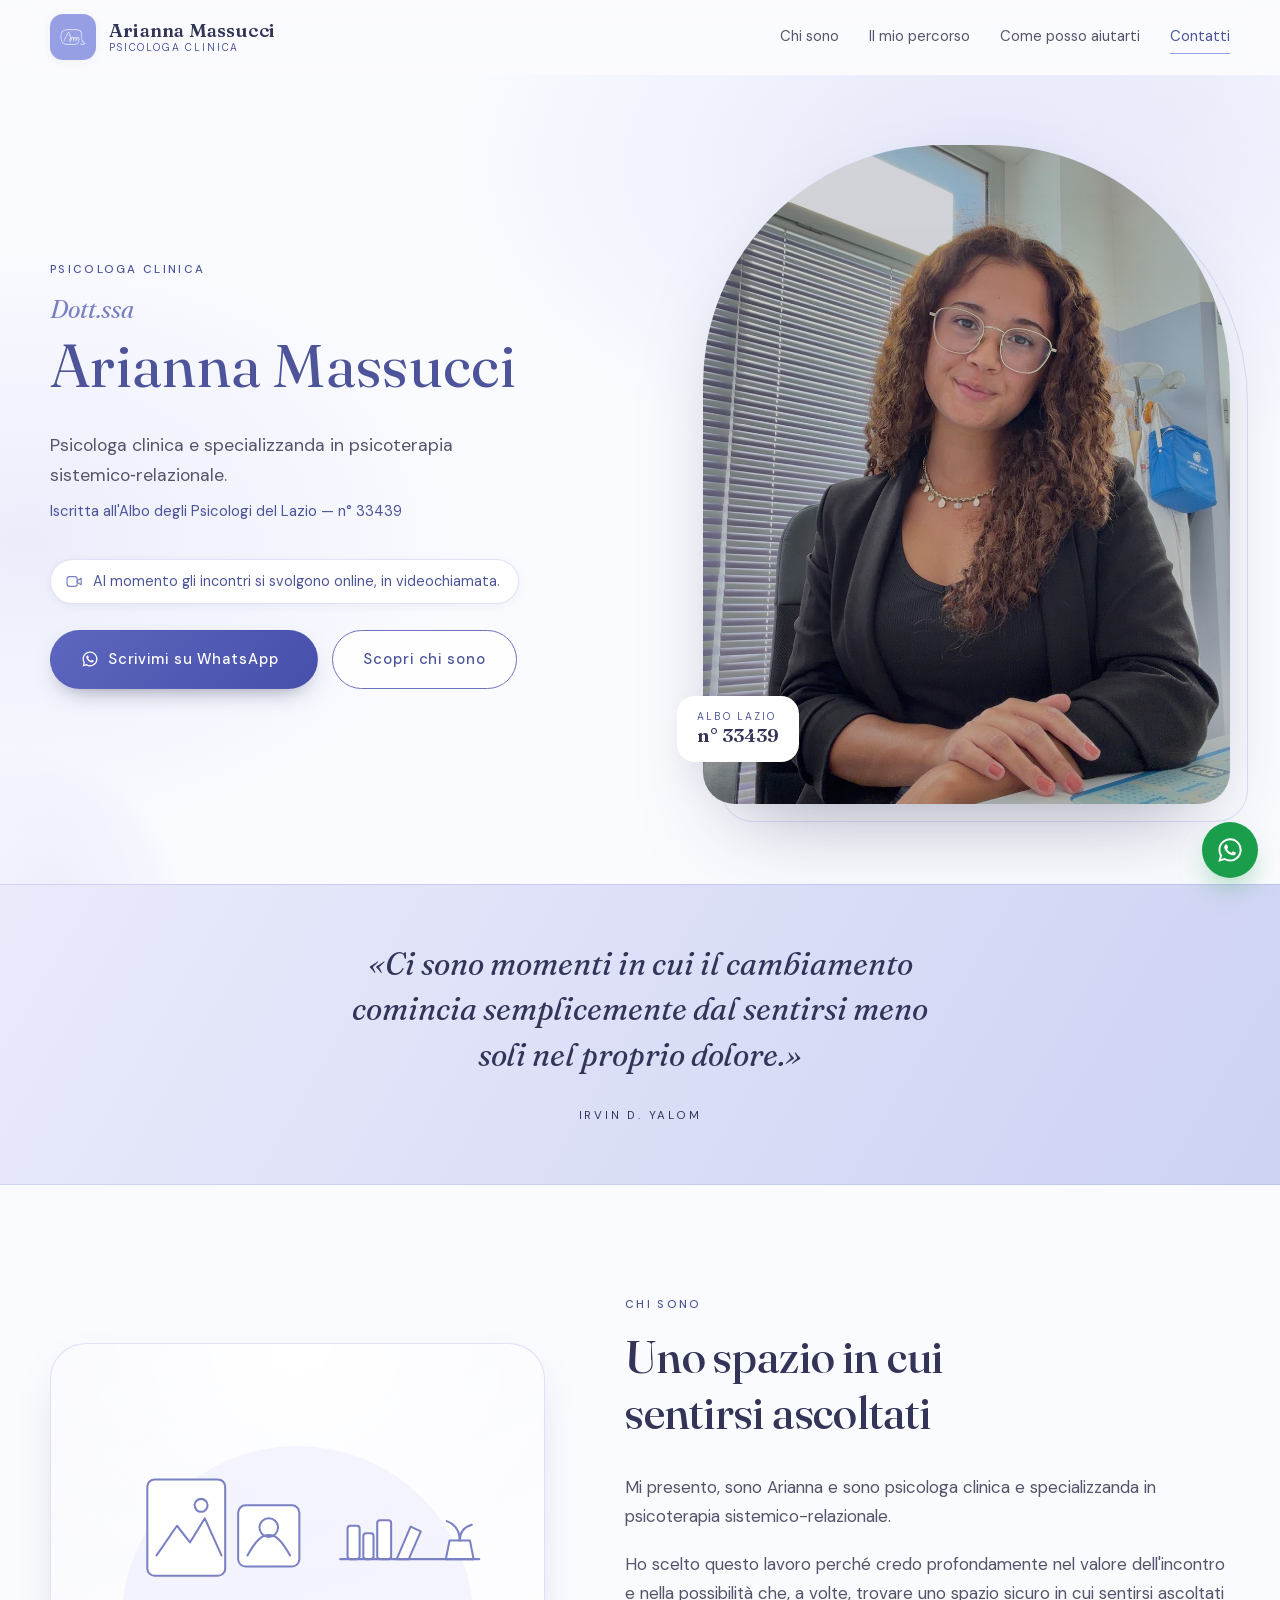
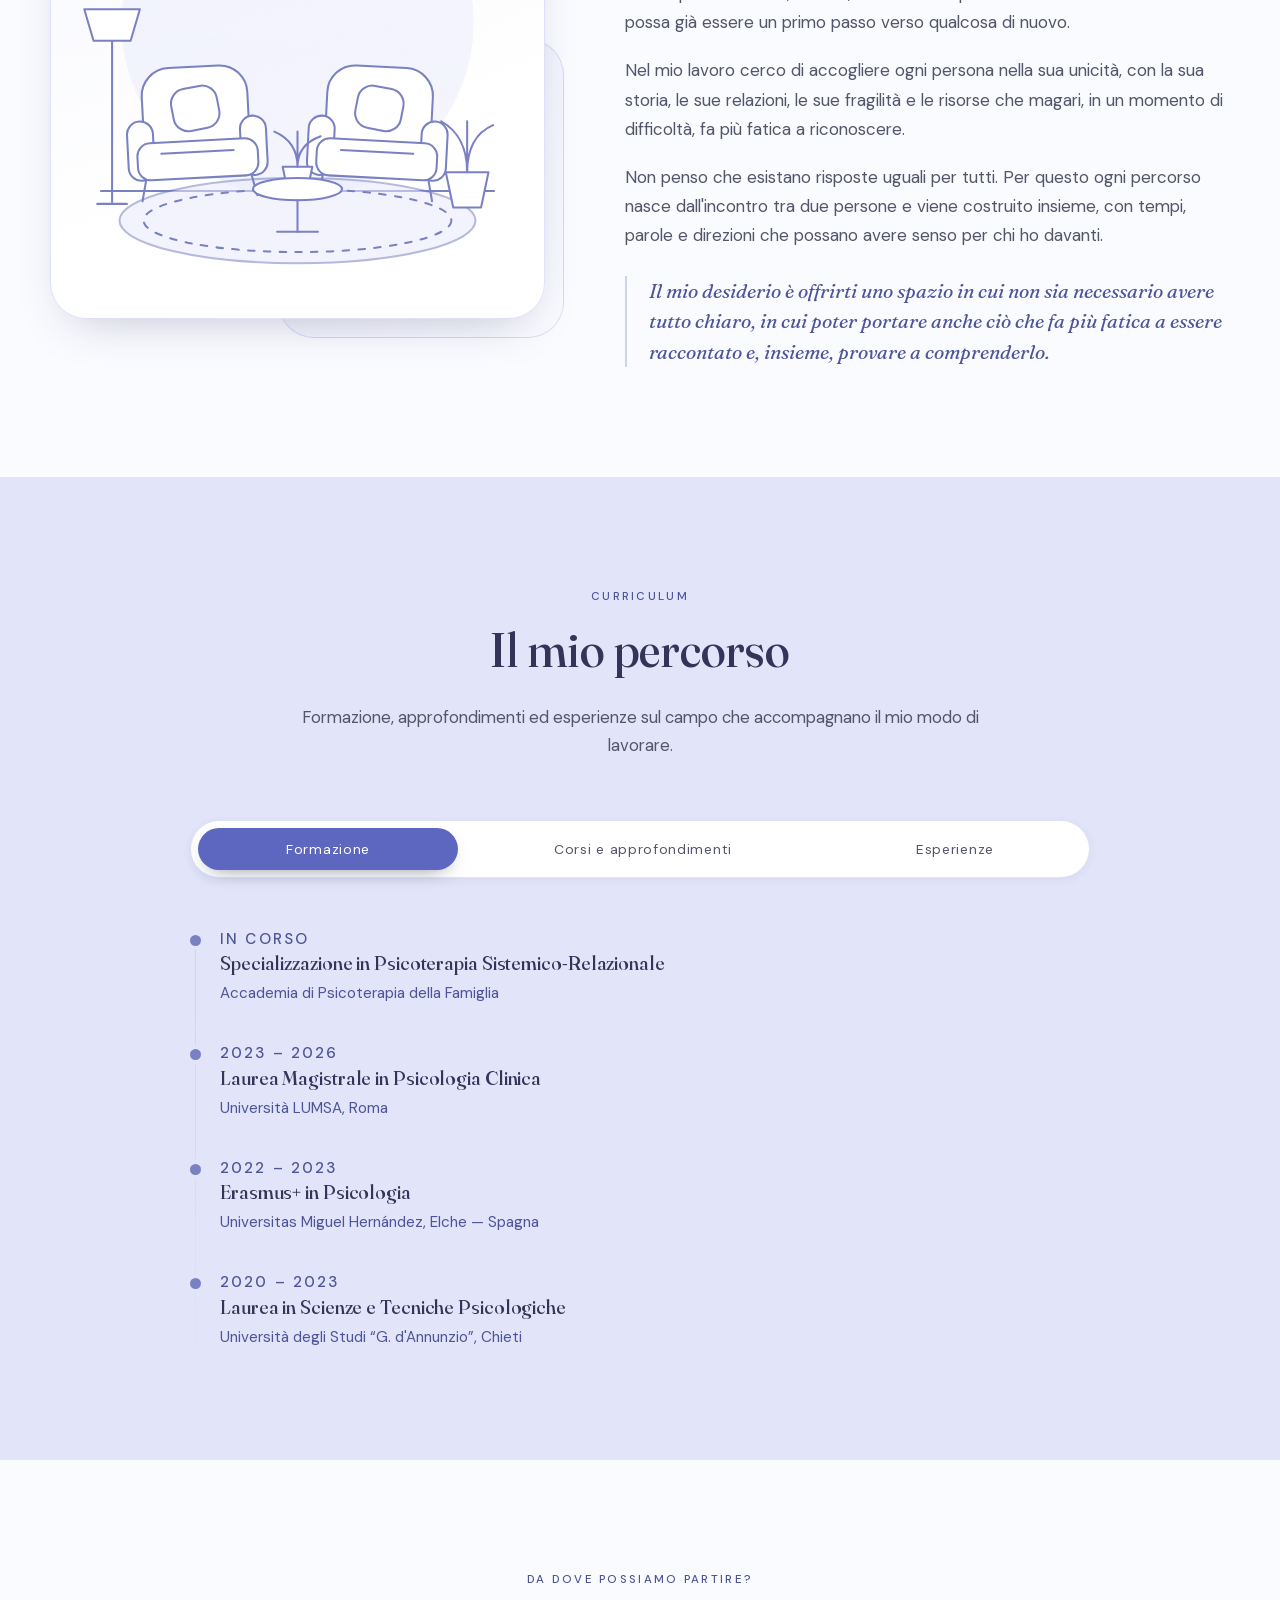
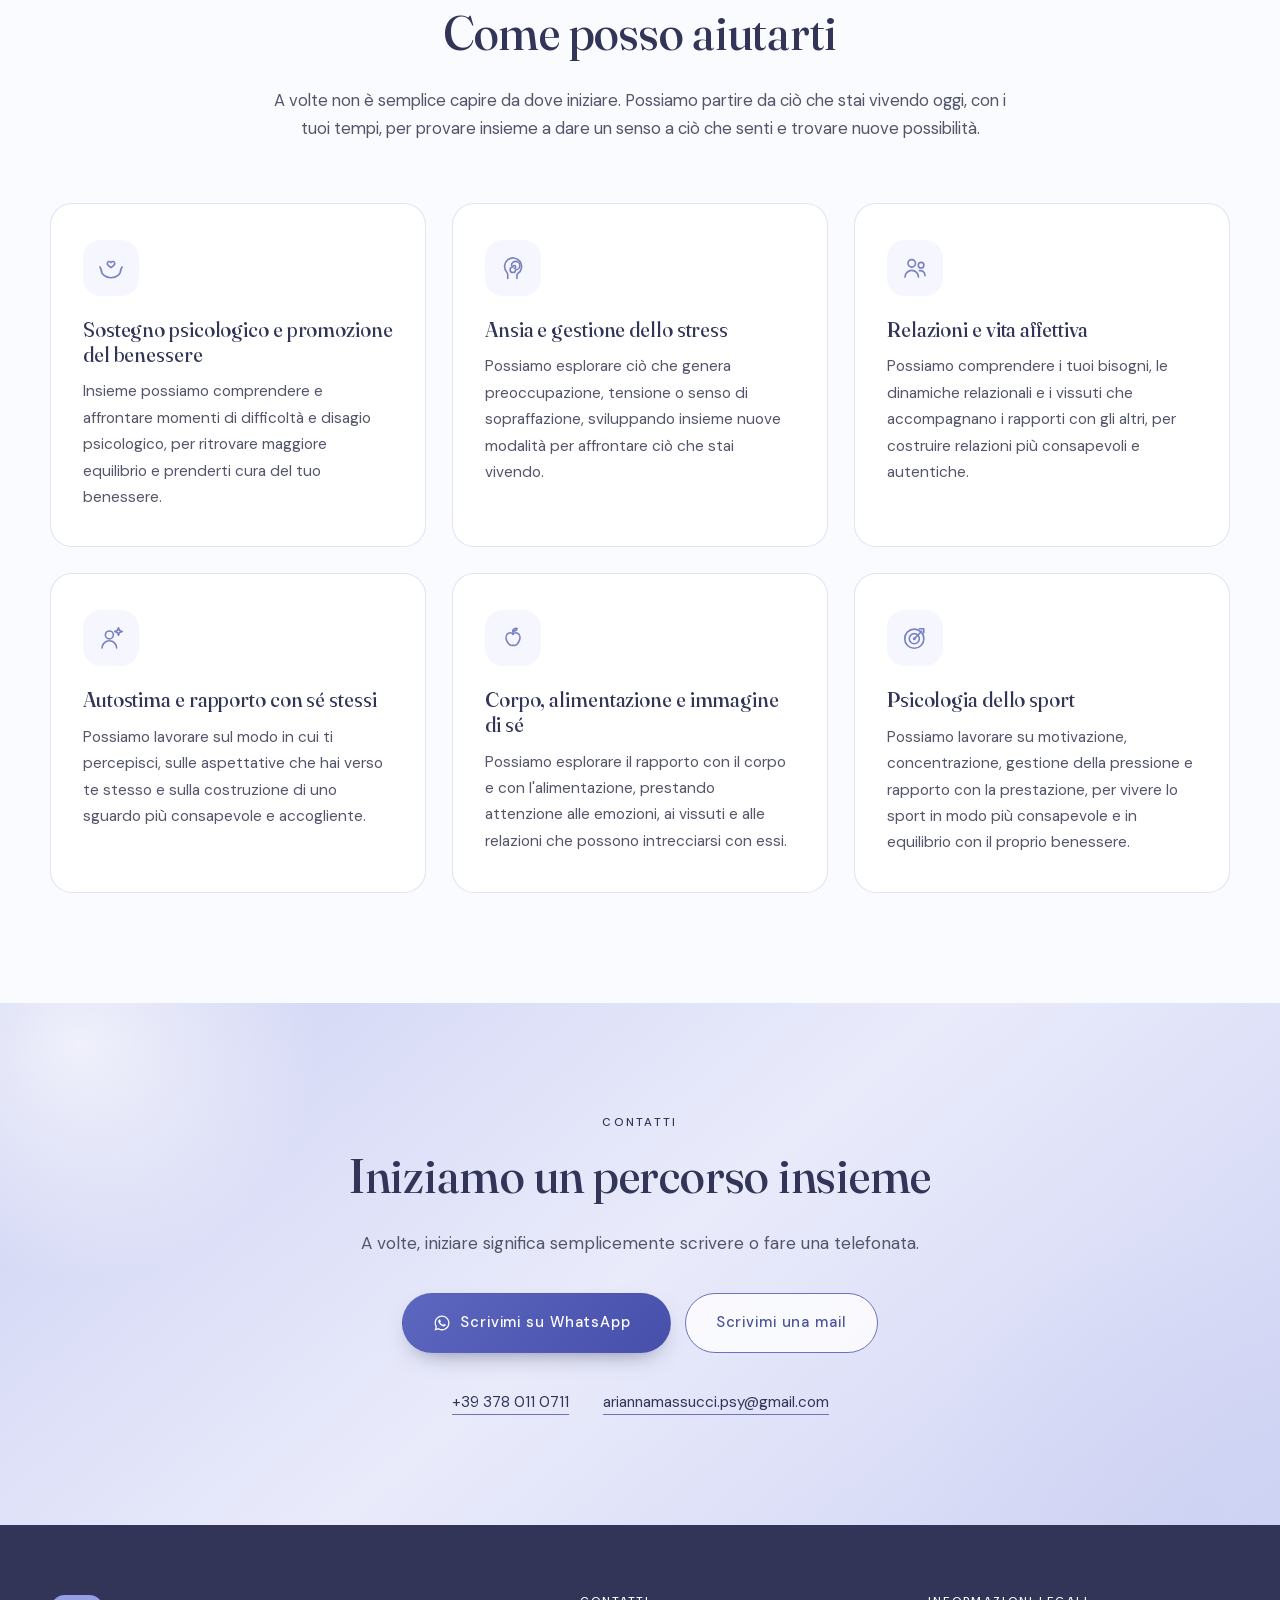
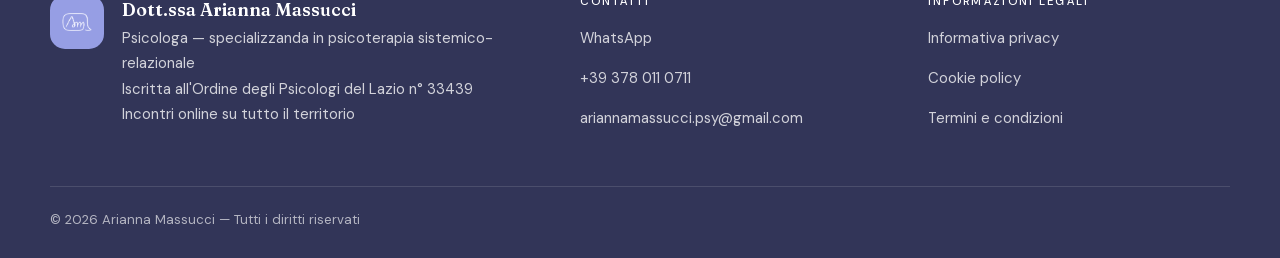
<file: index.html>
<!DOCTYPE html>
<html lang="it" class="no-js">
<head>
<meta charset="utf-8">
<meta name="viewport" content="width=device-width, initial-scale=1">
<title>Dott.ssa Arianna Massucci — Psicologa clinica</title>
<meta name="description" content="Dott.ssa Arianna Massucci, psicologa clinica e specializzanda in psicoterapia sistemico-relazionale. Uno spazio di ascolto e di confronto, senza giudizio.">
<meta name="theme-color" content="#5D67C0">
<link rel="icon" href="assets/logo.png">
<meta property="og:title" content="Dott.ssa Arianna Massucci — Psicologa clinica">
<meta property="og:description" content="Uno spazio di ascolto e di confronto in cui poter portare ciò che si sta vivendo.">
<meta property="og:image" content="assets/logo.png">
<meta property="og:type" content="website">
<link rel="stylesheet" href="assets/fonts.css">
<script>document.documentElement.className="js";</script>
<link rel="stylesheet" href="style.css">
</head>
<body>

<a class="skip-link" href="#main">Vai al contenuto</a>

<header class="site-header" id="top">
  <div class="wrap header-inner">
    <a class="brand" href="#top">
      <img src="assets/logo.png" alt="Logo di Arianna Massucci" width="46" height="46">
      <span class="brand-text">
        <strong>Arianna Massucci</strong>
        <em>Psicologa clinica</em>
      </span>
    </a>

    <nav class="nav" id="nav" aria-label="Navigazione principale">
      <a href="#chi-sono">Chi sono</a>
      <a href="#percorso">Il mio percorso</a>
      <a href="#servizi">Come posso aiutarti</a>
      <a href="#contatti">Contatti</a>
    </nav>

    <button class="nav-toggle" id="navToggle" aria-label="Apri il menu" aria-expanded="false" aria-controls="nav">
      <span></span><span></span><span></span>
    </button>
  </div>
</header>

<main id="main">

  <!-- HERO -->
  <section class="hero">
    <div class="hero-blob blob-1" aria-hidden="true"></div>
    <div class="hero-blob blob-2" aria-hidden="true"></div>
    <div class="wrap hero-inner">
      <div class="hero-text reveal">
        <p class="eyebrow">Psicologa clinica</p>
        <h1><span class="h1-pre">Dott.ssa</span>Arianna Massucci</h1>
        <p class="hero-sub">Psicologa clinica e specializzanda in psicoterapia sistemico&#8209;relazionale.</p>
        <p class="hero-albo">Iscritta all'Albo degli Psicologi del Lazio — n°&nbsp;33439</p>
        <p class="hero-mode">
          <svg viewBox="0 0 24 24" aria-hidden="true"><rect x="2.6" y="5.8" width="12.8" height="12.4" rx="3"/><path d="m15.4 11 5-3.2v8.4l-5-3.2z"/></svg>
          Al momento gli incontri si svolgono online, in videochiamata.
        </p>

        <div class="hero-actions">
          <a class="btn" href="https://wa.me/393780110711" target="_blank" rel="noopener noreferrer">
            <svg viewBox="0 0 24 24" aria-hidden="true" class="ico-wa"><path d="M12.04 2C6.58 2 2.13 6.45 2.13 11.91c0 1.75.46 3.45 1.32 4.95L2 22l5.25-1.38a9.9 9.9 0 0 0 4.79 1.22h.01c5.46 0 9.91-4.45 9.91-9.91 0-2.65-1.03-5.14-2.9-7.01A9.82 9.82 0 0 0 12.04 2Zm0 18.15h-.01a8.2 8.2 0 0 1-4.19-1.15l-.3-.18-3.12.82.83-3.04-.2-.31a8.17 8.17 0 0 1-1.26-4.38c0-4.54 3.7-8.23 8.25-8.23 2.2 0 4.27.86 5.83 2.41a8.19 8.19 0 0 1 2.41 5.83c0 4.54-3.7 8.23-8.24 8.23Zm4.52-6.16c-.25-.12-1.47-.72-1.69-.81-.23-.08-.39-.12-.56.13-.16.24-.64.8-.78.97-.15.16-.29.18-.54.06-.25-.12-1.05-.39-1.99-1.23-.74-.66-1.23-1.47-1.38-1.72-.14-.25-.01-.38.11-.5.11-.11.25-.29.37-.43.13-.15.17-.25.25-.41.08-.17.04-.31-.02-.43-.06-.12-.56-1.34-.76-1.84-.2-.48-.4-.42-.56-.43h-.48c-.16 0-.43.06-.65.31-.22.25-.85.84-.85 2.04s.87 2.37 1 2.53c.12.16 1.72 2.62 4.16 3.68.58.25 1.03.4 1.39.51.58.19 1.11.16 1.53.1.47-.07 1.47-.6 1.67-1.18.21-.58.21-1.07.15-1.18-.06-.11-.22-.17-.47-.29Z"/></svg>
            Scrivimi su WhatsApp<span class="sr-only"> (si apre in una nuova scheda)</span>
          </a>
          <a class="btn btn-ghost" href="#chi-sono">Scopri chi sono</a>
        </div>
      </div>

      <figure class="hero-figure reveal">
        <div class="hero-photo">
          <img src="assets/arianna.jpg" alt="Ritratto della Dott.ssa Arianna Massucci" width="900" height="1200">
        </div>
        <figcaption class="hero-badge">
          <span>Albo Lazio</span>
          <strong>n° 33439</strong>
        </figcaption>
      </figure>
    </div>

    <div class="quote-band">
      <div class="wrap">
        <blockquote>
          <p>«Ci sono momenti in cui il cambiamento comincia semplicemente dal sentirsi meno soli nel proprio dolore.»</p>
          <cite>Irvin D. Yalom</cite>
        </blockquote>
      </div>
    </div>
  </section>

  <!-- CHI SONO -->
  <section class="section" id="chi-sono">
    <div class="wrap about-grid">
      <div class="about-media reveal">
        <div class="about-illu">
          <svg viewBox="0 0 480 570" role="img" aria-label="Illustrazione di uno studio da psicologa: due poltrone, un tavolino con una pianta, una lampada e una libreria">
            <circle class="illu-blob" cx="240" cy="272" r="190"/>

            <g class="illu-line">
              <!-- quadri alla parete -->
              <rect class="illu-w" x="78" y="118" width="84" height="104" rx="8"/>
              <path d="M88 200l22-32 14 18 16-26 18 40"/>
              <circle cx="136" cy="146" r="7"/>

              <rect class="illu-w" x="176" y="146" width="66" height="66" rx="8"/>
              <circle cx="209" cy="170" r="10"/>
              <path d="M186 200c9-16 15-22 23-22s14 6 23 22"/>

              <!-- mensola con libri -->
              <path d="M286 204h150"/>
              <rect class="illu-w" x="294" y="168" width="13" height="36" rx="3"/>
              <rect class="illu-w" x="311" y="176" width="11" height="28" rx="3"/>
              <rect class="illu-w" x="326" y="162" width="15" height="42" rx="3"/>
              <path class="illu-w" d="M347 204l15-35 11 5-13 30z"/>
              <path class="illu-w" d="M400 204l4-20h22l4 20z"/>
              <path d="M415 184c0-12-6-18-14-21m14 21c0-10 6-15 13-17"/>

              <!-- pavimento e tappeto -->
              <path d="M28 454h424"/>
              <ellipse class="illu-rug" cx="240" cy="486" rx="192" ry="46"/>
              <ellipse cx="240" cy="486" rx="166" ry="34" stroke-dasharray="7 10"/>

              <!-- poltrona a sinistra -->
              <g transform="translate(66 320) rotate(-3 65 70)">
                <rect class="illu-w" x="8" y="0" width="114" height="98" rx="30"/>
                <rect class="illu-w" x="40" y="22" width="50" height="46" rx="16" transform="rotate(-8 65 45)"/>
                <rect class="illu-w" x="-10" y="56" width="28" height="64" rx="14"/>
                <rect class="illu-w" x="112" y="56" width="28" height="64" rx="14"/>
                <rect class="illu-w" x="0" y="80" width="130" height="40" rx="14"/>
                <path d="M26 92h78"/>
                <path d="M8 120l-5 22m119-22l5 22"/>
              </g>

              <!-- poltrona a destra -->
              <g transform="translate(262 320) rotate(3 65 70)">
                <rect class="illu-w" x="8" y="0" width="114" height="98" rx="30"/>
                <rect class="illu-w" x="40" y="22" width="50" height="46" rx="16" transform="rotate(8 65 45)"/>
                <rect class="illu-w" x="-10" y="56" width="28" height="64" rx="14"/>
                <rect class="illu-w" x="112" y="56" width="28" height="64" rx="14"/>
                <rect class="illu-w" x="0" y="80" width="130" height="40" rx="14"/>
                <path d="M26 92h78"/>
                <path d="M8 120l-5 22m119-22l5 22"/>
              </g>

              <!-- lampada da terra -->
              <path d="M40 466V292"/>
              <path class="illu-w" d="M20 292h40l10-34H10z"/>
              <path d="M24 468h32"/>

              <!-- tavolino con pianta -->
              <path class="illu-w" d="M224 428l5 24h22l5-24z"/>
              <path d="M240 428c0-20-11-32-25-38m25 38c0-18 11-28 25-33m-25 33v-38"/>
              <ellipse class="illu-w" cx="240" cy="452" rx="48" ry="12"/>
              <path d="M240 464v34"/>
              <path d="M218 498h44"/>

              <!-- pianta da terra -->
              <path class="illu-w" d="M400 434h46l-8 38h-30z"/>
              <path d="M423 434c0-33-14-47-28-55m28 55c0-31 14-45 28-51m-28 51v-55"/>
            </g>
          </svg>
        </div>
      </div>

      <div class="about-text reveal">
        <p class="eyebrow">Chi sono</p>
        <h2>Uno spazio in cui<br>sentirsi ascoltati</h2>
        <p>Mi presento, sono Arianna e sono psicologa clinica e specializzanda in psicoterapia sistemico-relazionale.</p>
        <p>Ho scelto questo lavoro perché credo profondamente nel valore dell'incontro e nella possibilità che, a volte, trovare uno spazio sicuro in cui sentirsi ascoltati possa già essere un primo passo verso qualcosa di nuovo.</p>
        <p>Nel mio lavoro cerco di accogliere ogni persona nella sua unicità, con la sua storia, le sue relazioni, le sue fragilità e le risorse che magari, in un momento di difficoltà, fa più fatica a riconoscere.</p>
        <p>Non penso che esistano risposte uguali per tutti. Per questo ogni percorso nasce dall'incontro tra due persone e viene costruito insieme, con tempi, parole e direzioni che possano avere senso per chi ho davanti.</p>
        <p class="pull">Il mio desiderio è offrirti uno spazio in cui non sia necessario avere tutto chiaro, in cui poter portare anche ciò che fa più fatica a essere raccontato e, insieme, provare a comprenderlo.</p>
      </div>
    </div>
  </section>

  <!-- PERCORSO -->
  <section class="section section-alt" id="percorso">
    <div class="wrap">
      <header class="section-head reveal">
        <p class="eyebrow">Curriculum</p>
        <h2>Il mio percorso</h2>
        <p class="section-lead">Formazione, approfondimenti ed esperienze sul campo che accompagnano il mio modo di lavorare.</p>
      </header>

      <div class="tabs reveal">
        <div class="tab-bar" role="tablist" aria-label="Sezioni del curriculum">
          <button class="tab is-active" role="tab" aria-selected="true" aria-controls="tab-formazione" id="t1">Formazione</button>
          <button class="tab" role="tab" tabindex="-1" aria-selected="false" aria-controls="tab-corsi" id="t2">Corsi e approfondimenti</button>
          <button class="tab" role="tab" tabindex="-1" aria-selected="false" aria-controls="tab-esperienze" id="t3">Esperienze</button>
        </div>

        <div class="tab-panel is-active" id="tab-formazione" role="tabpanel" tabindex="0" aria-labelledby="t1">
          <ol class="timeline">
            <li>
              <p class="timeline-when">In corso</p>
              <h3>Specializzazione in Psicoterapia Sistemico-Relazionale</h3>
              <p>Accademia di Psicoterapia della Famiglia</p>
            </li>
            <li>
              <p class="timeline-when">2023 – 2026</p>
              <h3>Laurea Magistrale in Psicologia Clinica</h3>
              <p>Università LUMSA, Roma</p>
            </li>
            <li>
              <p class="timeline-when">2022 – 2023</p>
              <h3>Erasmus+ in Psicologia</h3>
              <p>Universitas Miguel Hernández, Elche — Spagna</p>
            </li>
            <li>
              <p class="timeline-when">2020 – 2023</p>
              <h3>Laurea in Scienze e Tecniche Psicologiche</h3>
              <p>Università degli Studi “G. d'Annunzio”, Chieti</p>
            </li>
          </ol>
        </div>

        <div class="tab-panel" id="tab-corsi" role="tabpanel" tabindex="0" aria-labelledby="t2" hidden>
          <ol class="timeline">
            <li>
              <p class="timeline-when">In corso</p>
              <h3>Disturbi della Nutrizione e dell'Alimentazione</h3>
              <p>Master</p>
            </li>
            <li>
              <h3>Psicologia dello Sport</h3>
              <p>Corso di approfondimento</p>
            </li>
            <li>
              <h3>Psicologia e persone LGBTQIA+</h3>
              <p>Corso di approfondimento</p>
            </li>
          </ol>
        </div>

        <div class="tab-panel" id="tab-esperienze" role="tabpanel" tabindex="0" aria-labelledby="t3" hidden>
          <ol class="timeline">
            <li>
              <p class="timeline-when">2026 – in corso</p>
              <h3>Psicologa</h3>
              <p>Farmacia Valdaso, Ortezzano (FM)</p>
            </li>
            <li>
              <p class="timeline-when">2026 – in corso</p>
              <h3>Psicologa</h3>
              <p>Caritas, Carassai (AP)</p>
            </li>
            <li>
              <p class="timeline-when">2025</p>
              <h3>Tirocinio accademico</h3>
              <p>Differenza Donna, Centro “Libere da Libere per”, Roma</p>
            </li>
            <li>
              <p class="timeline-when">2024</p>
              <h3>Volontariato</h3>
              <p>Fondazione Fidias-Fondazione per l'integrazione e lo sviluppo interpersonale dei minori attraverso le arti, Bilbao — Spagna</p>
            </li>
          </ol>
        </div>
      </div>
    </div>
  </section>

  <!-- SERVIZI -->
  <section class="section" id="servizi">
    <div class="wrap">
      <header class="section-head reveal">
        <p class="eyebrow">Da dove possiamo partire?</p>
        <h2>Come posso aiutarti</h2>
        <p class="section-lead">A volte non è semplice capire da dove iniziare. Possiamo partire da ciò che stai vivendo oggi, con i tuoi tempi, per provare insieme a dare un senso a ciò che senti e trovare nuove possibilità.</p>
      </header>

      <div class="cards">
        <article class="card reveal">
          <span class="card-ico" aria-hidden="true">
            <svg viewBox="0 0 24 24"><path d="M12 7.4c-.9-1.6-3.2-1.1-3.2.8 0 1.4 1.9 2.7 3.2 3.5 1.3-.8 3.2-2.1 3.2-3.5 0-1.9-2.3-2.4-3.2-.8z"/><path d="M3.6 13.2c0 4.3 3.8 7.2 8.4 7.2s8.4-2.9 8.4-7.2"/><path d="M3.6 13.2c-.5-.8-.9-1.5-1.1-2.1M20.4 13.2c.5-.8.9-1.5 1.1-2.1"/></svg>
          </span>
          <h3>Sostegno psicologico e promozione del benessere</h3>
          <p>Insieme possiamo comprendere e affrontare momenti di difficoltà e disagio psicologico, per ritrovare maggiore equilibrio e prenderti cura del tuo benessere.</p>
        </article>

        <article class="card reveal">
          <span class="card-ico" aria-hidden="true">
            <svg viewBox="0 0 24 24"><path d="M15.4 20.9v-2.6c0-.6.3-1.2.8-1.6a7.3 7.3 0 1 0-9.5-1.1c.5.6.8 1.3.8 2.1v3.2"/><path d="M13.1 12.3a1.2 1.2 0 1 0-1.2-1.2 2.4 2.4 0 1 0 2.4 2.4 3.6 3.6 0 1 0-3.6-3.6"/></svg>
          </span>
          <h3>Ansia e gestione dello stress</h3>
          <p>Possiamo esplorare ciò che genera preoccupazione, tensione o senso di sopraffazione, sviluppando insieme nuove modalità per affrontare ciò che stai vivendo.</p>
        </article>

        <article class="card reveal">
          <span class="card-ico" aria-hidden="true">
            <svg viewBox="0 0 24 24"><circle cx="9.2" cy="8" r="3.2"/><path d="M3.4 19.8c0-3.2 2.6-5.8 5.8-5.8s5.8 2.6 5.8 5.8"/><circle cx="17.2" cy="9.6" r="2.4"/><path d="M15.8 14.3c2.9-.4 4.8 1.5 4.8 4.3"/></svg>
          </span>
          <h3>Relazioni e vita affettiva</h3>
          <p>Possiamo comprendere i tuoi bisogni, le dinamiche relazionali e i vissuti che accompagnano i rapporti con gli altri, per costruire relazioni più consapevoli e autentiche.</p>
        </article>

        <article class="card reveal">
          <span class="card-ico" aria-hidden="true">
            <svg viewBox="0 0 24 24"><circle cx="10.6" cy="9.4" r="3.4"/><path d="M4.4 20.6c0-3.4 2.8-6.2 6.2-6.2s6.2 2.8 6.2 6.2"/><path d="M18.4 3.2l.9 2.3 2.3.9-2.3.9-.9 2.3-.9-2.3-2.3-.9 2.3-.9z"/></svg>
          </span>
          <h3>Autostima e rapporto con sé stessi</h3>
          <p>Possiamo lavorare sul modo in cui ti percepisci, sulle aspettative che hai verso te stesso e sulla costruzione di uno sguardo più consapevole e accogliente.</p>
        </article>

        <article class="card reveal">
          <span class="card-ico" aria-hidden="true">
            <svg viewBox="0 0 24 24"><path d="M12 8.8c-1-1.2-2.6-1.6-4-.8-1.9 1-2.5 3.8-1.3 6.4 1 2.2 2.8 4 4.2 4 .5 0 .8-.2 1.1-.3.3.1.6.3 1.1.3 1.4 0 3.2-1.8 4.2-4 1.2-2.6.6-5.4-1.3-6.4-1.4-.8-3-.4-4 .8z"/><path d="M12 8.8V5.2"/><path d="M12 6c.5-1.5 2-2.4 3.5-2.1-.2 1.6-1.8 2.5-3.5 2.1z"/></svg>
          </span>
          <h3>Corpo, alimentazione e immagine di sé</h3>
          <p>Possiamo esplorare il rapporto con il corpo e con l'alimentazione, prestando attenzione alle emozioni, ai vissuti e alle relazioni che possono intrecciarsi con essi.</p>
        </article>

        <article class="card reveal">
          <span class="card-ico" aria-hidden="true">
            <svg viewBox="0 0 24 24"><circle cx="11.4" cy="12.6" r="8.2"/><circle cx="11.4" cy="12.6" r="4.3"/><circle cx="11.4" cy="12.6" r=".6"/><path d="m11.4 12.6 6.4-6.4"/><path d="M15.9 4.1h3.6v3.6"/></svg>
          </span>
          <h3>Psicologia dello sport</h3>
          <p>Possiamo lavorare su motivazione, concentrazione, gestione della pressione e rapporto con la prestazione, per vivere lo sport in modo più consapevole e in equilibrio con il proprio benessere.</p>
        </article>
      </div>
    </div>
  </section>

  <!-- CTA -->
  <section class="cta" id="contatti">
    <div class="wrap cta-inner reveal">
      <p class="eyebrow">Contatti</p>
      <h2>Iniziamo un percorso insieme</h2>
      <p class="cta-lead">A volte, iniziare significa semplicemente scrivere o fare una telefonata.</p>
      <div class="cta-actions">
        <a class="btn" href="https://wa.me/393780110711" target="_blank" rel="noopener noreferrer">
          <svg viewBox="0 0 24 24" aria-hidden="true" class="ico-wa"><path d="M12.04 2C6.58 2 2.13 6.45 2.13 11.91c0 1.75.46 3.45 1.32 4.95L2 22l5.25-1.38a9.9 9.9 0 0 0 4.79 1.22h.01c5.46 0 9.91-4.45 9.91-9.91 0-2.65-1.03-5.14-2.9-7.01A9.82 9.82 0 0 0 12.04 2Zm0 18.15h-.01a8.2 8.2 0 0 1-4.19-1.15l-.3-.18-3.12.82.83-3.04-.2-.31a8.17 8.17 0 0 1-1.26-4.38c0-4.54 3.7-8.23 8.25-8.23 2.2 0 4.27.86 5.83 2.41a8.19 8.19 0 0 1 2.41 5.83c0 4.54-3.7 8.23-8.24 8.23Zm4.52-6.16c-.25-.12-1.47-.72-1.69-.81-.23-.08-.39-.12-.56.13-.16.24-.64.8-.78.97-.15.16-.29.18-.54.06-.25-.12-1.05-.39-1.99-1.23-.74-.66-1.23-1.47-1.38-1.72-.14-.25-.01-.38.11-.5.11-.11.25-.29.37-.43.13-.15.17-.25.25-.41.08-.17.04-.31-.02-.43-.06-.12-.56-1.34-.76-1.84-.2-.48-.4-.42-.56-.43h-.48c-.16 0-.43.06-.65.31-.22.25-.85.84-.85 2.04s.87 2.37 1 2.53c.12.16 1.72 2.62 4.16 3.68.58.25 1.03.4 1.39.51.58.19 1.11.16 1.53.1.47-.07 1.47-.6 1.67-1.18.21-.58.21-1.07.15-1.18-.06-.11-.22-.17-.47-.29Z"/></svg>
          Scrivimi su WhatsApp<span class="sr-only"> (si apre in una nuova scheda)</span>
        </a>
        <a class="btn btn-ghost" href="mailto:ariannamassucci.psy@gmail.com">Scrivimi una mail</a>
      </div>
      <ul class="cta-contacts">
        <li><a href="tel:+393780110711">+39 378 011 0711</a></li>
        <li><a href="mailto:ariannamassucci.psy@gmail.com">ariannamassucci.psy@gmail.com</a></li>
      </ul>
    </div>
  </section>
</main>

<footer class="site-footer">
  <div class="wrap footer-inner">
    <div class="footer-brand">
      <img src="assets/logo.png" alt="" width="54" height="54">
      <p><strong>Dott.ssa Arianna Massucci</strong><br>
      Psicologa — specializzanda in psicoterapia sistemico-relazionale<br>
      Iscritta all'Ordine degli Psicologi del Lazio n° 33439<br>
      Incontri online su tutto il territorio</p>
      <!-- Dati identificativi temporaneamente nascosti: per ripristinarli, togliere
           i commenti e sostituire i segnaposto.
      <p>P. IVA DA COMPLETARE</p>
      -->
    </div>

    <div class="footer-col">
      <h3>Contatti</h3>
      <ul>
        <li><a href="https://wa.me/393780110711" target="_blank" rel="noopener noreferrer">WhatsApp<span class="sr-only"> (si apre in una nuova scheda)</span></a></li>
        <li><a href="tel:+393780110711">+39 378 011 0711</a></li>
        <li><a href="mailto:ariannamassucci.psy@gmail.com">ariannamassucci.psy@gmail.com</a></li>
      </ul>
    </div>

    <div class="footer-col">
      <h3>Informazioni legali</h3>
      <ul>
        <li><a href="privacy.html">Informativa privacy</a></li>
        <li><a href="cookie-policy.html">Cookie policy</a></li>
        <li><a href="termini.html">Termini e condizioni</a></li>
      </ul>
    </div>
  </div>
  <div class="wrap footer-bottom">
    <p>© <span id="year">2026</span> Arianna Massucci — Tutti i diritti riservati</p>
  </div>
</footer>

<a class="wa-float" href="https://wa.me/393780110711" target="_blank" rel="noopener noreferrer" aria-label="Scrivimi su WhatsApp (si apre in una nuova scheda)">
  <svg viewBox="0 0 24 24" aria-hidden="true"><path d="M12.04 2C6.58 2 2.13 6.45 2.13 11.91c0 1.75.46 3.45 1.32 4.95L2 22l5.25-1.38a9.9 9.9 0 0 0 4.79 1.22h.01c5.46 0 9.91-4.45 9.91-9.91 0-2.65-1.03-5.14-2.9-7.01A9.82 9.82 0 0 0 12.04 2Zm0 18.15h-.01a8.2 8.2 0 0 1-4.19-1.15l-.3-.18-3.12.82.83-3.04-.2-.31a8.17 8.17 0 0 1-1.26-4.38c0-4.54 3.7-8.23 8.25-8.23 2.2 0 4.27.86 5.83 2.41a8.19 8.19 0 0 1 2.41 5.83c0 4.54-3.7 8.23-8.24 8.23Zm4.52-6.16c-.25-.12-1.47-.72-1.69-.81-.23-.08-.39-.12-.56.13-.16.24-.64.8-.78.97-.15.16-.29.18-.54.06-.25-.12-1.05-.39-1.99-1.23-.74-.66-1.23-1.47-1.38-1.72-.14-.25-.01-.38.11-.5.11-.11.25-.29.37-.43.13-.15.17-.25.25-.41.08-.17.04-.31-.02-.43-.06-.12-.56-1.34-.76-1.84-.2-.48-.4-.42-.56-.43h-.48c-.16 0-.43.06-.65.31-.22.25-.85.84-.85 2.04s.87 2.37 1 2.53c.12.16 1.72 2.62 4.16 3.68.58.25 1.03.4 1.39.51.58.19 1.11.16 1.53.1.47-.07 1.47-.6 1.67-1.18.21-.58.21-1.07.15-1.18-.06-.11-.22-.17-.47-.29Z"/></svg>
</a>

<script src="script.js"></script>
</body>
</html>
</file>
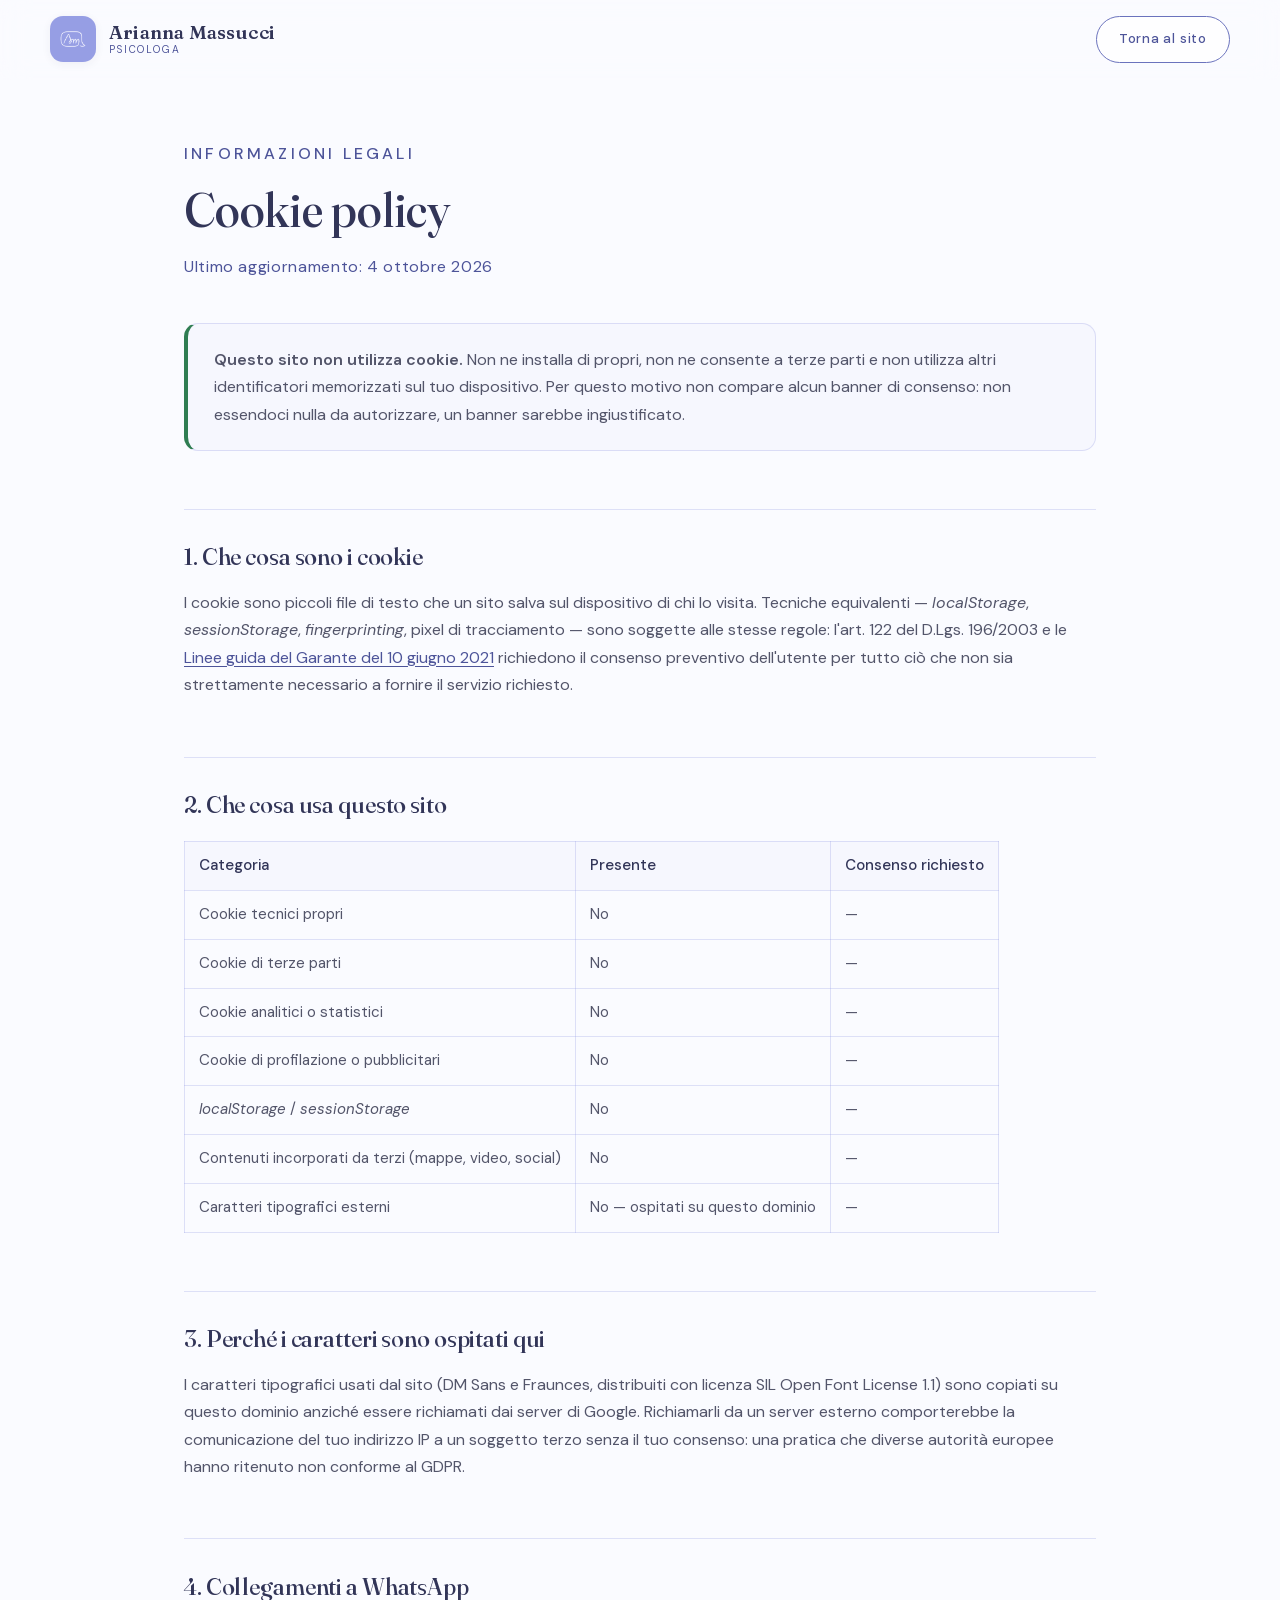
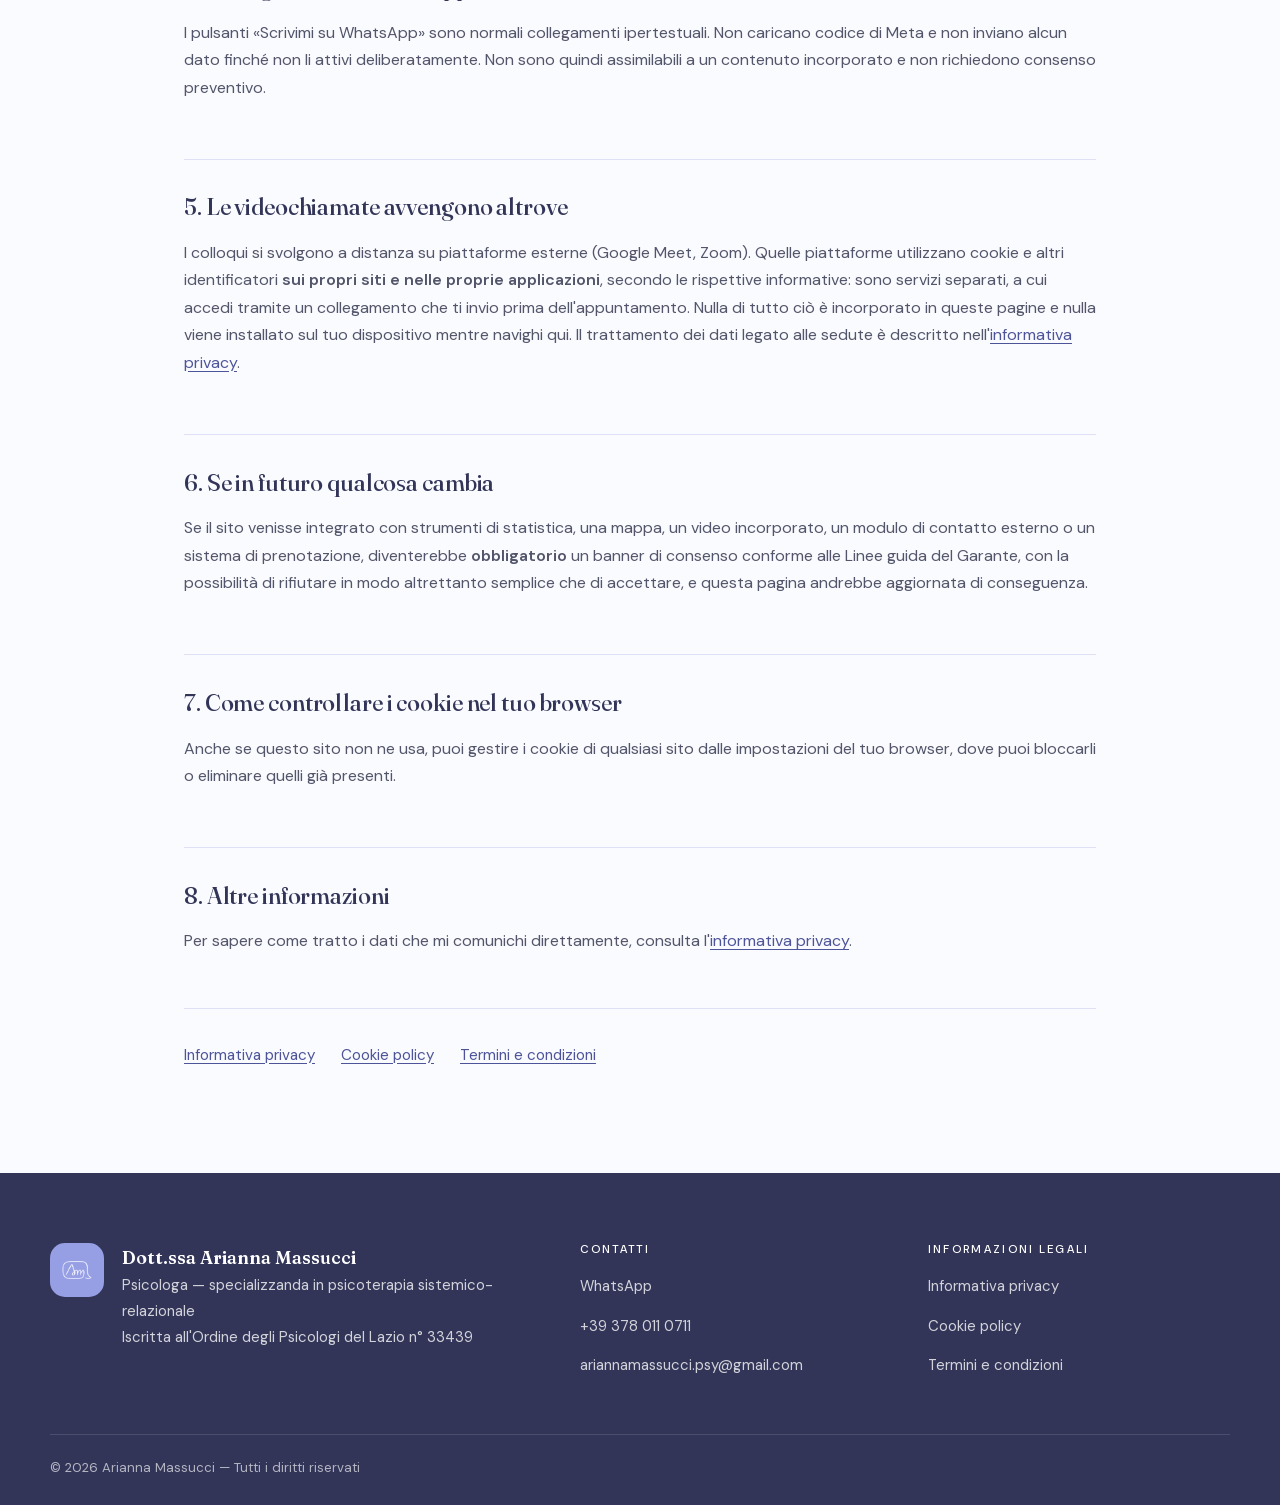
<file: cookie-policy.html>
<!DOCTYPE html>
<html lang="it" class="no-js">
<head>
<meta charset="utf-8">
<meta name="viewport" content="width=device-width, initial-scale=1">
<title>Cookie policy — Dott.ssa Arianna Massucci</title>
<meta name="description" content="Questo sito non utilizza cookie né altri identificatori: ecco perché non trovi un banner di consenso.">
<meta name="robots" content="index, follow">
<meta name="theme-color" content="#5D67C0">
<link rel="icon" href="assets/logo.png">
<script>document.documentElement.className="js";</script>
<link rel="stylesheet" href="assets/fonts.css">
<link rel="stylesheet" href="style.css">
</head>
<body class="legal-page">

<a class="skip-link" href="#main">Vai al contenuto</a>

<header class="site-header">
  <div class="wrap header-inner">
    <a class="brand" href="index.html">
      <img src="assets/logo.png" alt="Logo di Arianna Massucci" width="46" height="46">
      <span class="brand-text">
        <strong>Arianna Massucci</strong>
        <em>Psicologa</em>
      </span>
    </a>
    <a class="btn btn-ghost btn-sm" href="index.html">Torna al sito</a>
  </div>
</header>

<main id="main" class="legal">
  <div class="wrap legal-wrap">
    <p class="eyebrow">Informazioni legali</p>
    <h1>Cookie policy</h1>
    <p class="legal-date">Ultimo aggiornamento: 4 ottobre 2026</p>

    <div class="callout callout-ok">
      <p><strong>Questo sito non utilizza cookie.</strong> Non ne installa di propri, non ne consente a
      terze parti e non utilizza altri identificatori memorizzati sul tuo dispositivo. Per questo motivo
      non compare alcun banner di consenso: non essendoci nulla da autorizzare, un banner sarebbe
      ingiustificato.</p>
    </div>

    <h2>1. Che cosa sono i cookie</h2>
    <p>I cookie sono piccoli file di testo che un sito salva sul dispositivo di chi lo visita. Tecniche
    equivalenti — <i>localStorage</i>, <i>sessionStorage</i>, <i>fingerprinting</i>, pixel di tracciamento —
    sono soggette alle stesse regole: l'art. 122 del D.Lgs. 196/2003 e le
    <a href="https://www.gpdp.it/home/docweb/-/docweb-display/docweb/9677876" target="_blank" rel="noopener noreferrer">Linee
    guida del Garante del 10 giugno 2021<span class="sr-only"> (si apre in una nuova scheda)</span></a>
    richiedono il consenso preventivo dell'utente per tutto ciò che non sia strettamente necessario a
    fornire il servizio richiesto.</p>

    <h2>2. Che cosa usa questo sito</h2>
    <table class="tbl">
      <thead><tr><th>Categoria</th><th>Presente</th><th>Consenso richiesto</th></tr></thead>
      <tbody>
        <tr><td>Cookie tecnici propri</td><td>No</td><td>—</td></tr>
        <tr><td>Cookie di terze parti</td><td>No</td><td>—</td></tr>
        <tr><td>Cookie analitici o statistici</td><td>No</td><td>—</td></tr>
        <tr><td>Cookie di profilazione o pubblicitari</td><td>No</td><td>—</td></tr>
        <tr><td><i>localStorage</i> / <i>sessionStorage</i></td><td>No</td><td>—</td></tr>
        <tr><td>Contenuti incorporati da terzi (mappe, video, social)</td><td>No</td><td>—</td></tr>
        <tr><td>Caratteri tipografici esterni</td><td>No — ospitati su questo dominio</td><td>—</td></tr>
      </tbody>
    </table>

    <h2>3. Perché i caratteri sono ospitati qui</h2>
    <p>I caratteri tipografici usati dal sito (DM Sans e Fraunces, distribuiti con licenza SIL Open Font
    License 1.1) sono copiati su questo dominio anziché essere richiamati dai server di Google. Richiamarli
    da un server esterno comporterebbe la comunicazione del tuo indirizzo IP a un soggetto terzo senza il
    tuo consenso: una pratica che diverse autorità europee hanno ritenuto non conforme al GDPR.</p>

    <h2>4. Collegamenti a WhatsApp</h2>
    <p>I pulsanti «Scrivimi su WhatsApp» sono normali collegamenti ipertestuali. Non caricano codice di Meta
    e non inviano alcun dato finché non li attivi deliberatamente. Non sono quindi assimilabili a un
    contenuto incorporato e non richiedono consenso preventivo.</p>

    <h2>5. Le videochiamate avvengono altrove</h2>
    <p>I colloqui si svolgono a distanza su piattaforme esterne (Google Meet, Zoom). Quelle piattaforme
    utilizzano cookie e altri identificatori <strong>sui propri siti e nelle proprie applicazioni</strong>,
    secondo le rispettive informative: sono servizi separati, a cui accedi tramite un collegamento che ti
    invio prima dell'appuntamento. Nulla di tutto ciò è incorporato in queste pagine e nulla viene
    installato sul tuo dispositivo mentre navighi qui. Il trattamento dei dati legato alle sedute è
    descritto nell'<a href="privacy.html">informativa privacy</a>.</p>

    <h2>6. Se in futuro qualcosa cambia</h2>
    <p>Se il sito venisse integrato con strumenti di statistica, una mappa, un video incorporato, un modulo
    di contatto esterno o un sistema di prenotazione, diventerebbe <strong>obbligatorio</strong> un banner
    di consenso conforme alle Linee guida del Garante, con la possibilità di rifiutare in modo altrettanto
    semplice che di accettare, e questa pagina andrebbe aggiornata di conseguenza.</p>

    <h2>7. Come controllare i cookie nel tuo browser</h2>
    <p>Anche se questo sito non ne usa, puoi gestire i cookie di qualsiasi sito dalle impostazioni del tuo
    browser, dove puoi bloccarli o eliminare quelli già presenti.</p>

    <h2>8. Altre informazioni</h2>
    <p>Per sapere come tratto i dati che mi comunichi direttamente, consulta
    l'<a href="privacy.html">informativa privacy</a>.</p>

    <nav class="legal-nav" aria-label="Altre pagine legali">
      <a href="privacy.html">Informativa privacy</a>
      <a href="cookie-policy.html">Cookie policy</a>
      <a href="termini.html">Termini e condizioni</a>
    </nav>
  </div>
</main>

<footer class="site-footer">
  <div class="wrap footer-inner">
    <div class="footer-brand">
      <img src="assets/logo.png" alt="" width="54" height="54">
      <p><strong>Dott.ssa Arianna Massucci</strong><br>
      Psicologa — specializzanda in psicoterapia sistemico-relazionale<br>
      Iscritta all'Ordine degli Psicologi del Lazio n° 33439</p>
      <!-- Dati identificativi temporaneamente nascosti: per ripristinarli, togliere
           i commenti e sostituire i segnaposto.
      <p>P. IVA DA COMPLETARE</p>
      -->
    </div>
    <div class="footer-col">
      <h3>Contatti</h3>
      <ul>
        <li><a href="https://wa.me/393780110711" target="_blank" rel="noopener noreferrer">WhatsApp<span class="sr-only"> (si apre in una nuova scheda)</span></a></li>
        <li><a href="tel:+393780110711">+39 378 011 0711</a></li>
        <li><a href="mailto:ariannamassucci.psy@gmail.com">ariannamassucci.psy@gmail.com</a></li>
      </ul>
    </div>
    <div class="footer-col">
      <h3>Informazioni legali</h3>
      <ul>
        <li><a href="privacy.html">Informativa privacy</a></li>
        <li><a href="cookie-policy.html">Cookie policy</a></li>
        <li><a href="termini.html">Termini e condizioni</a></li>
      </ul>
    </div>
  </div>
  <div class="wrap footer-bottom">
    <p>© <span id="year">2026</span> Arianna Massucci — Tutti i diritti riservati</p>
  </div>
</footer>
<script src="script.js"></script>
</body>
</html>
</file>
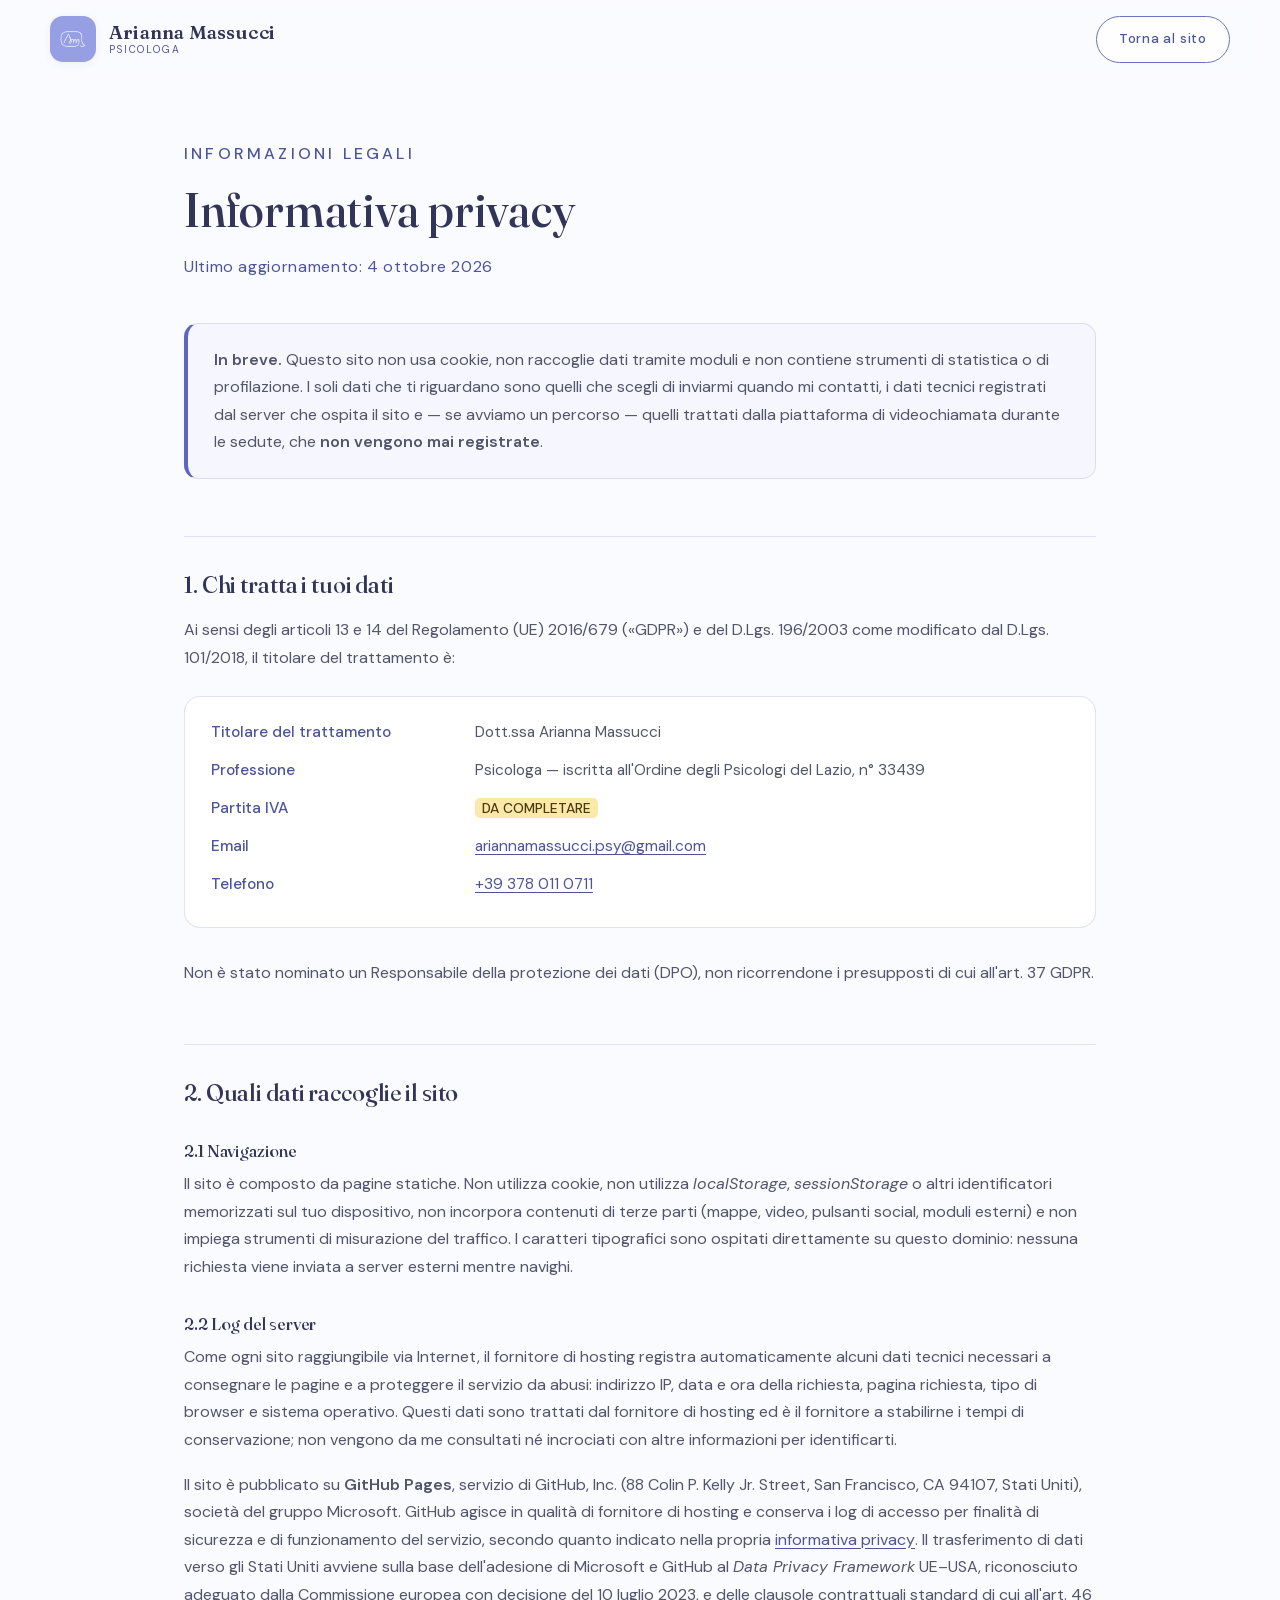
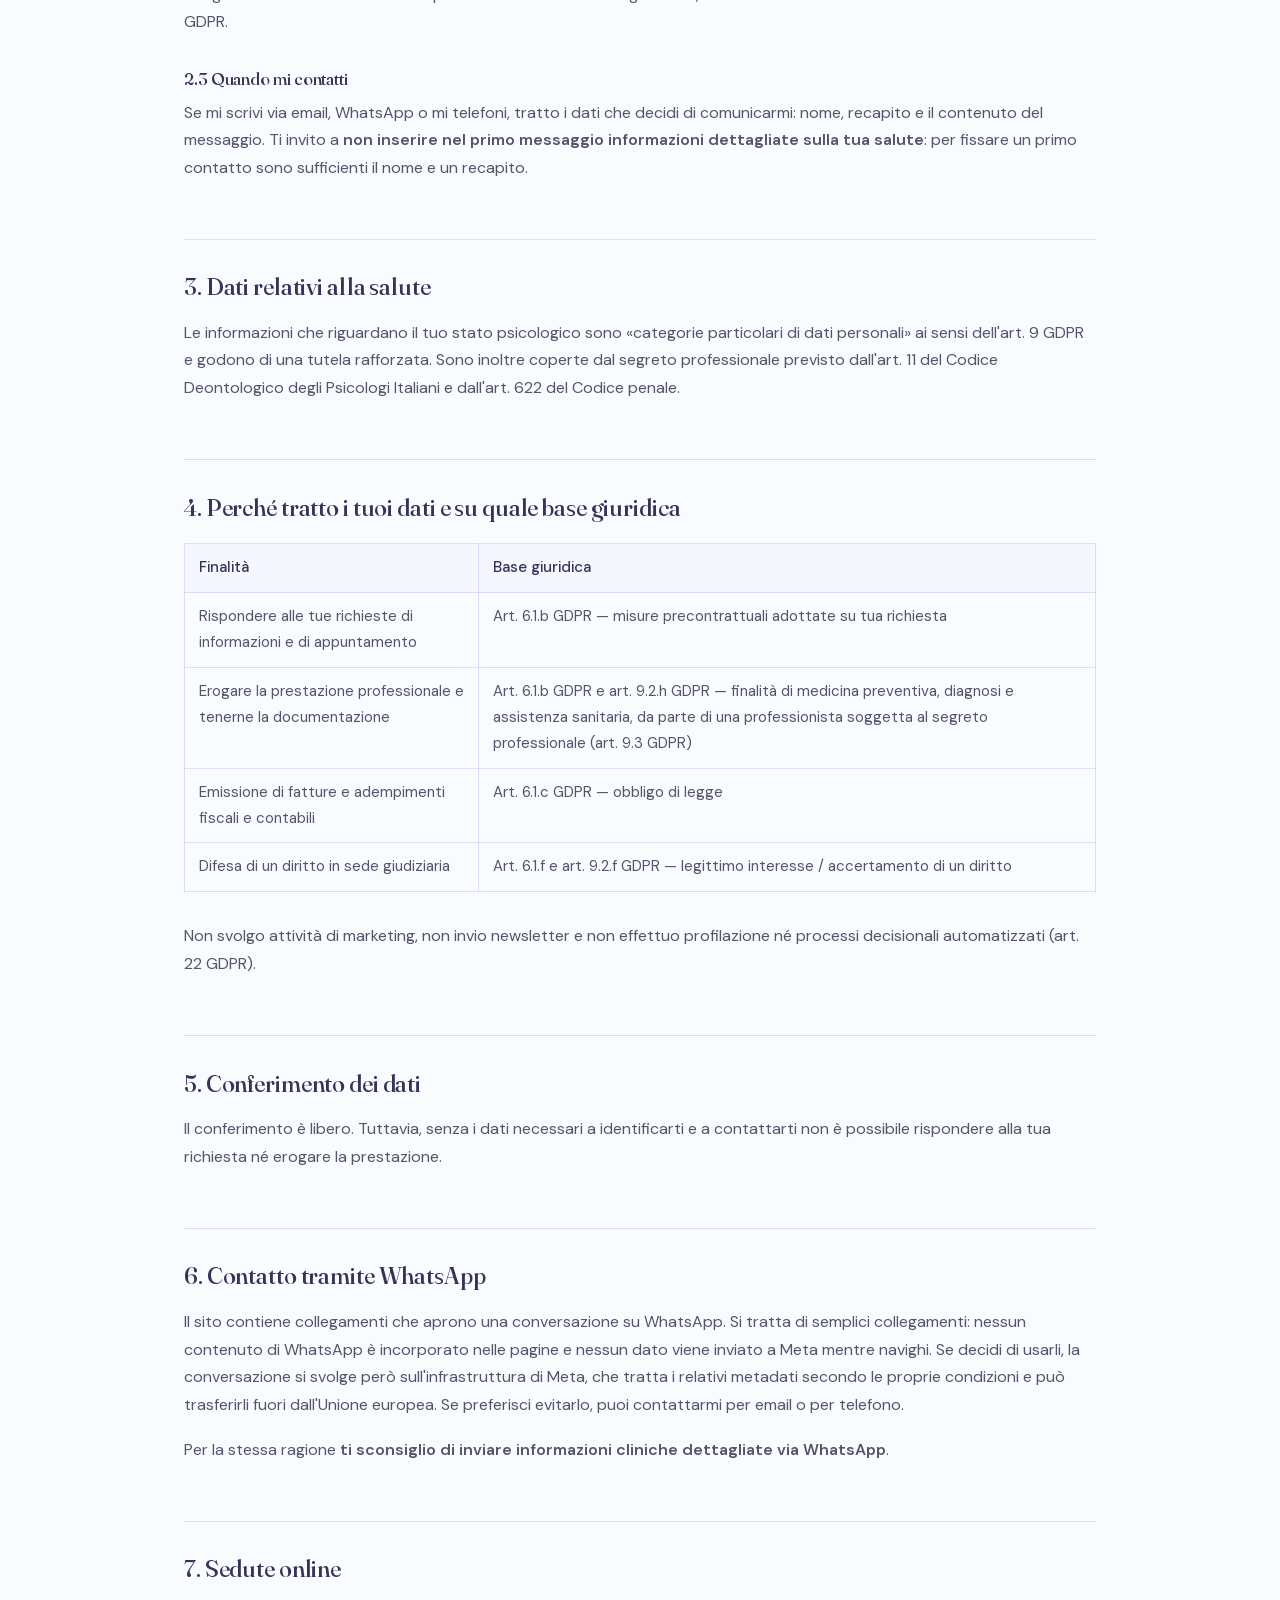
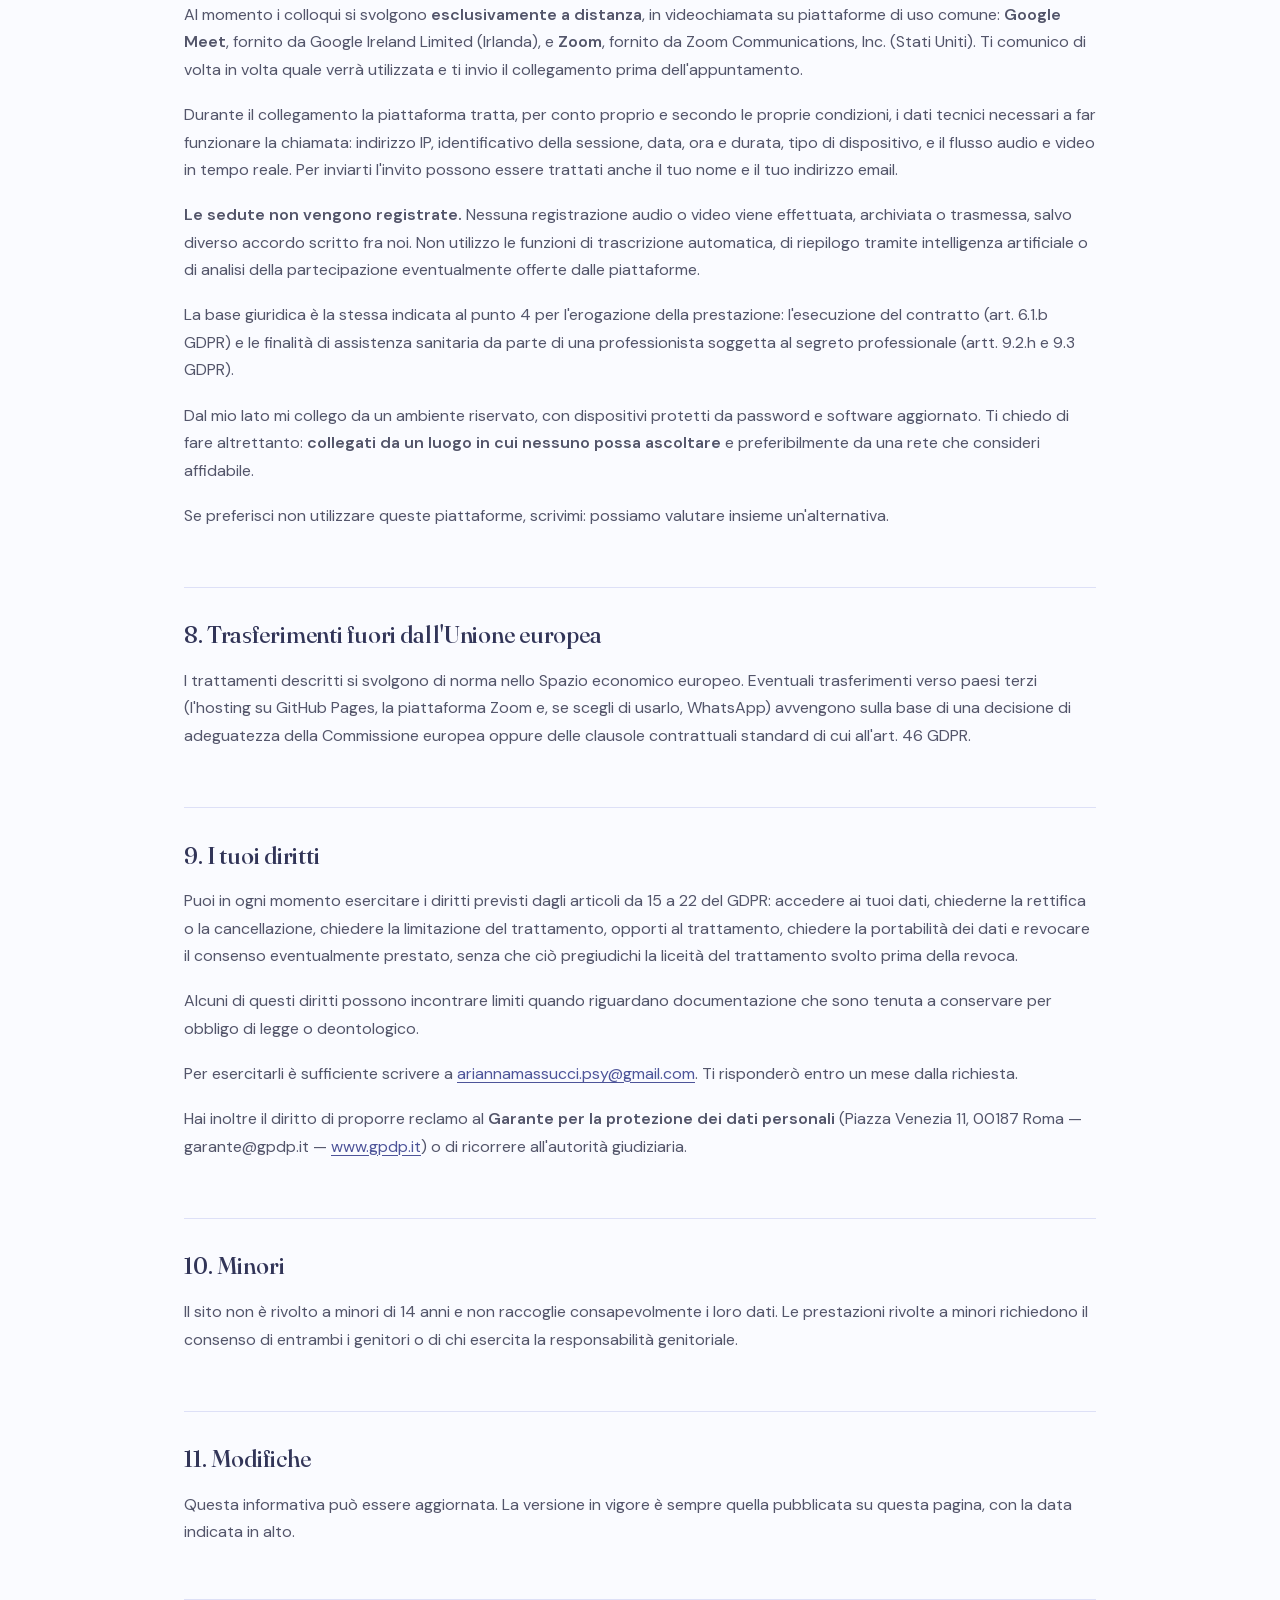
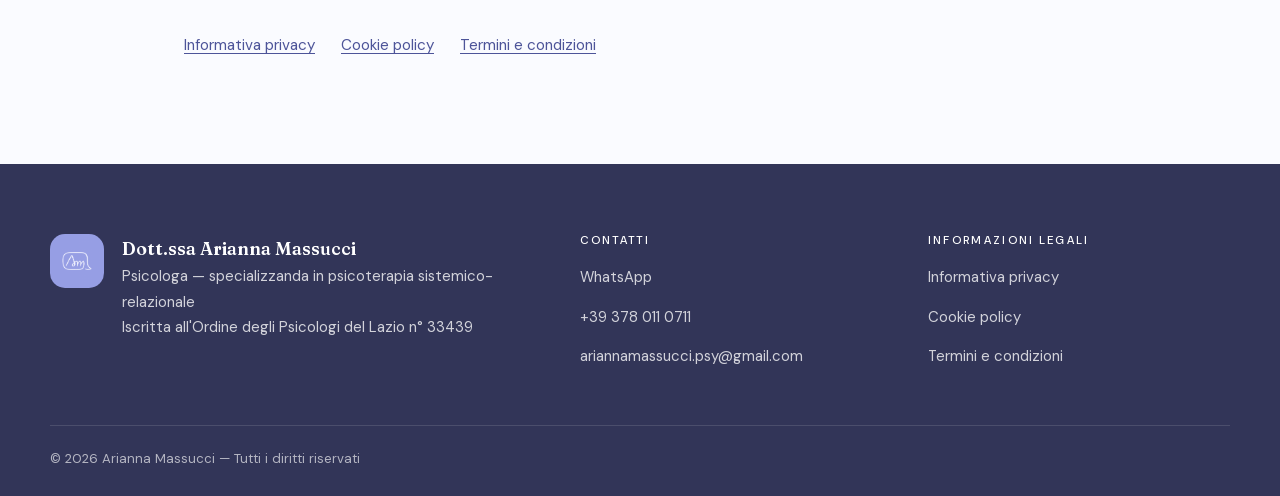
<file: privacy.html>
<!DOCTYPE html>
<html lang="it" class="no-js">
<head>
<meta charset="utf-8">
<meta name="viewport" content="width=device-width, initial-scale=1">
<title>Informativa privacy — Dott.ssa Arianna Massucci</title>
<meta name="description" content="Come la Dott.ssa Arianna Massucci tratta i dati personali: il sito non usa cookie né strumenti di tracciamento.">
<meta name="robots" content="index, follow">
<meta name="theme-color" content="#5D67C0">
<link rel="icon" href="assets/logo.png">
<script>document.documentElement.className="js";</script>
<link rel="stylesheet" href="assets/fonts.css">
<link rel="stylesheet" href="style.css">
</head>
<body class="legal-page">

<a class="skip-link" href="#main">Vai al contenuto</a>

<header class="site-header">
  <div class="wrap header-inner">
    <a class="brand" href="index.html">
      <img src="assets/logo.png" alt="Logo di Arianna Massucci" width="46" height="46">
      <span class="brand-text">
        <strong>Arianna Massucci</strong>
        <em>Psicologa</em>
      </span>
    </a>
    <a class="btn btn-ghost btn-sm" href="index.html">Torna al sito</a>
  </div>
</header>

<main id="main" class="legal">
  <div class="wrap legal-wrap">
    <p class="eyebrow">Informazioni legali</p>
    <h1>Informativa privacy</h1>
    <p class="legal-date">Ultimo aggiornamento: 4 ottobre 2026</p>

    <div class="callout">
      <p><strong>In breve.</strong> Questo sito non usa cookie, non raccoglie dati tramite moduli e non
      contiene strumenti di statistica o di profilazione. I soli dati che ti riguardano sono quelli che
      scegli di inviarmi quando mi contatti, i dati tecnici registrati dal server che ospita il sito e —
      se avviamo un percorso — quelli trattati dalla piattaforma di videochiamata durante le sedute, che
      <strong>non vengono mai registrate</strong>.</p>
    </div>

    <h2>1. Chi tratta i tuoi dati</h2>
    <p>Ai sensi degli articoli 13 e 14 del Regolamento (UE) 2016/679 («GDPR») e del D.Lgs. 196/2003 come
    modificato dal D.Lgs. 101/2018, il titolare del trattamento è:</p>
    <dl class="dati">
  <dt>Titolare del trattamento</dt><dd>Dott.ssa Arianna Massucci</dd>
  <dt>Professione</dt><dd>Psicologa — iscritta all'Ordine degli Psicologi del Lazio, n° 33439</dd>
  <dt>Partita IVA</dt><dd><mark>DA COMPLETARE</mark></dd>
  <dt>Email</dt><dd><a href="mailto:ariannamassucci.psy@gmail.com">ariannamassucci.psy@gmail.com</a></dd>
  <dt>Telefono</dt><dd><a href="tel:+393780110711">+39 378 011 0711</a></dd>
</dl>
    <p>Non è stato nominato un Responsabile della protezione dei dati (DPO), non ricorrendone i presupposti
    di cui all'art. 37 GDPR.</p>

    <h2>2. Quali dati raccoglie il sito</h2>
    <h3>2.1 Navigazione</h3>
    <p>Il sito è composto da pagine statiche. Non utilizza cookie, non utilizza <i>localStorage</i>,
    <i>sessionStorage</i> o altri identificatori memorizzati sul tuo dispositivo, non incorpora contenuti di
    terze parti (mappe, video, pulsanti social, moduli esterni) e non impiega strumenti di misurazione del
    traffico. I caratteri tipografici sono ospitati direttamente su questo dominio: nessuna richiesta viene
    inviata a server esterni mentre navighi.</p>
    <h3>2.2 Log del server</h3>
    <p>Come ogni sito raggiungibile via Internet, il fornitore di hosting registra automaticamente alcuni
    dati tecnici necessari a consegnare le pagine e a proteggere il servizio da abusi: indirizzo IP, data e
    ora della richiesta, pagina richiesta, tipo di browser e sistema operativo. Questi dati sono trattati dal
    fornitore di hosting ed è il fornitore a stabilirne i tempi di conservazione; non vengono da me
    consultati né incrociati con altre informazioni per identificarti.</p>
    <p>Il sito è pubblicato su <strong>GitHub Pages</strong>, servizio di GitHub, Inc. (88 Colin P. Kelly Jr.
    Street, San Francisco, CA 94107, Stati Uniti), società del gruppo Microsoft. GitHub agisce in qualità di
    fornitore di hosting e conserva i log di accesso per finalità di sicurezza e di funzionamento del
    servizio, secondo quanto indicato nella propria
    <a href="https://docs.github.com/site-policy/privacy-policies/github-general-privacy-statement" target="_blank" rel="noopener noreferrer">informativa
    privacy<span class="sr-only"> (si apre in una nuova scheda)</span></a>. Il trasferimento di dati verso gli
    Stati Uniti avviene sulla base dell'adesione di Microsoft e GitHub al <i>Data Privacy Framework</i>
    UE–USA, riconosciuto adeguato dalla Commissione europea con decisione del 10 luglio 2023, e delle
    clausole contrattuali standard di cui all'art. 46 GDPR.</p>

    <h3>2.3 Quando mi contatti</h3>
    <p>Se mi scrivi via email, WhatsApp o mi telefoni, tratto i dati che decidi di comunicarmi: nome,
    recapito e il contenuto del messaggio. Ti invito a <strong>non inserire nel primo messaggio
    informazioni dettagliate sulla tua salute</strong>: per fissare un primo contatto sono sufficienti il
    nome e un recapito.</p>

    <h2>3. Dati relativi alla salute</h2>
    <p>Le informazioni che riguardano il tuo stato psicologico sono «categorie particolari di dati
    personali» ai sensi dell'art. 9 GDPR e godono di una tutela rafforzata. Sono inoltre coperte dal segreto
    professionale previsto dall'art. 11 del Codice Deontologico degli Psicologi Italiani e dall'art. 622 del
    Codice penale.</p>

    <h2>4. Perché tratto i tuoi dati e su quale base giuridica</h2>
    <table class="tbl">
      <thead><tr><th>Finalità</th><th>Base giuridica</th></tr></thead>
      <tbody>
        <tr><td>Rispondere alle tue richieste di informazioni e di appuntamento</td>
            <td>Art. 6.1.b GDPR — misure precontrattuali adottate su tua richiesta</td></tr>
        <tr><td>Erogare la prestazione professionale e tenerne la documentazione</td>
            <td>Art. 6.1.b GDPR e art. 9.2.h GDPR — finalità di medicina preventiva, diagnosi e assistenza
            sanitaria, da parte di una professionista soggetta al segreto professionale (art. 9.3 GDPR)</td></tr>
        <tr><td>Emissione di fatture e adempimenti fiscali e contabili</td>
            <td>Art. 6.1.c GDPR — obbligo di legge</td></tr>
        <tr><td>Difesa di un diritto in sede giudiziaria</td>
            <td>Art. 6.1.f e art. 9.2.f GDPR — legittimo interesse / accertamento di un diritto</td></tr>
      </tbody>
    </table>
    <p>Non svolgo attività di marketing, non invio newsletter e non effettuo profilazione né processi
    decisionali automatizzati (art. 22 GDPR).</p>

    <h2>5. Conferimento dei dati</h2>
    <p>Il conferimento è libero. Tuttavia, senza i dati necessari a identificarti e a contattarti non è
    possibile rispondere alla tua richiesta né erogare la prestazione.</p>

    <h2>6. Contatto tramite WhatsApp</h2>
    <p>Il sito contiene collegamenti che aprono una conversazione su WhatsApp. Si tratta di semplici
    collegamenti: nessun contenuto di WhatsApp è incorporato nelle pagine e nessun dato viene inviato a Meta
    mentre navighi. Se decidi di usarli, la conversazione si svolge però sull'infrastruttura di Meta, che
    tratta i relativi metadati secondo le proprie condizioni e può trasferirli fuori dall'Unione europea.
    Se preferisci evitarlo, puoi contattarmi per email o per telefono.</p>
    <p>Per la stessa ragione <strong>ti sconsiglio di inviare informazioni cliniche dettagliate via
    WhatsApp</strong>.</p>

    <h2>7. Sedute online</h2>
    <p>Al momento i colloqui si svolgono <strong>esclusivamente a distanza</strong>, in videochiamata su
    piattaforme di uso comune: <strong>Google Meet</strong>, fornito da Google Ireland Limited (Irlanda), e
    <strong>Zoom</strong>, fornito da Zoom Communications, Inc. (Stati Uniti). Ti comunico di volta in
    volta quale verrà utilizzata e ti invio il collegamento prima dell'appuntamento.</p>
    <p>Durante il collegamento la piattaforma tratta, per conto proprio e secondo le proprie condizioni, i
    dati tecnici necessari a far funzionare la chiamata: indirizzo IP, identificativo della sessione, data,
    ora e durata, tipo di dispositivo, e il flusso audio e video in tempo reale. Per inviarti l'invito
    possono essere trattati anche il tuo nome e il tuo indirizzo email.</p>
    <p><strong>Le sedute non vengono registrate.</strong> Nessuna registrazione audio o video viene
    effettuata, archiviata o trasmessa, salvo diverso accordo scritto fra noi. Non utilizzo le funzioni di
    trascrizione automatica, di riepilogo tramite intelligenza artificiale o di analisi della
    partecipazione eventualmente offerte dalle piattaforme.</p>
    <p>La base giuridica è la stessa indicata al punto 4 per l'erogazione della prestazione: l'esecuzione
    del contratto (art. 6.1.b GDPR) e le finalità di assistenza sanitaria da parte di una professionista
    soggetta al segreto professionale (artt. 9.2.h e 9.3 GDPR).</p>
    <p>Dal mio lato mi collego da un ambiente riservato, con dispositivi protetti da password e software
    aggiornato. Ti chiedo di fare altrettanto: <strong>collegati da un luogo in cui nessuno possa
    ascoltare</strong> e preferibilmente da una rete che consideri affidabile.</p>
    <p>Se preferisci non utilizzare queste piattaforme, scrivimi: possiamo valutare insieme un'alternativa.</p>

    <h2>8. Trasferimenti fuori dall'Unione europea</h2>
    <p>I trattamenti descritti si svolgono di norma nello Spazio economico europeo. Eventuali trasferimenti
    verso paesi terzi (l'hosting su GitHub Pages, la piattaforma Zoom e, se scegli di usarlo, WhatsApp) avvengono sulla base di
    una decisione di adeguatezza della Commissione europea oppure delle clausole contrattuali standard di
    cui all'art. 46 GDPR.</p>

    <h2>9. I tuoi diritti</h2>
    <p>Puoi in ogni momento esercitare i diritti previsti dagli articoli da 15 a 22 del GDPR: accedere ai
    tuoi dati, chiederne la rettifica o la cancellazione, chiedere la limitazione del trattamento,
    opporti al trattamento, chiedere la portabilità dei dati e revocare il consenso eventualmente prestato,
    senza che ciò pregiudichi la liceità del trattamento svolto prima della revoca.</p>
    <p>Alcuni di questi diritti possono incontrare limiti quando riguardano documentazione che sono tenuta a
    conservare per obbligo di legge o deontologico.</p>
    <p>Per esercitarli è sufficiente scrivere a
    <a href="mailto:ariannamassucci.psy@gmail.com">ariannamassucci.psy@gmail.com</a>. Ti risponderò entro un
    mese dalla richiesta.</p>
    <p>Hai inoltre il diritto di proporre reclamo al <strong>Garante per la protezione dei dati
    personali</strong> (Piazza Venezia 11, 00187 Roma — <span class="nowrap">garante@gpdp.it</span> —
    <a href="https://www.gpdp.it" target="_blank" rel="noopener noreferrer">www.gpdp.it<span class="sr-only"> (si apre in una nuova scheda)</span></a>)
    o di ricorrere all'autorità giudiziaria.</p>

    <h2>10. Minori</h2>
    <p>Il sito non è rivolto a minori di 14 anni e non raccoglie consapevolmente i loro dati. Le prestazioni
    rivolte a minori richiedono il consenso di entrambi i genitori o di chi esercita la responsabilità
    genitoriale.</p>

    <h2>11. Modifiche</h2>
    <p>Questa informativa può essere aggiornata. La versione in vigore è sempre quella pubblicata su questa
    pagina, con la data indicata in alto.</p>

    <nav class="legal-nav" aria-label="Altre pagine legali">
      <a href="privacy.html">Informativa privacy</a>
      <a href="cookie-policy.html">Cookie policy</a>
      <a href="termini.html">Termini e condizioni</a>
    </nav>
  </div>
</main>

<footer class="site-footer">
  <div class="wrap footer-inner">
    <div class="footer-brand">
      <img src="assets/logo.png" alt="" width="54" height="54">
      <p><strong>Dott.ssa Arianna Massucci</strong><br>
      Psicologa — specializzanda in psicoterapia sistemico-relazionale<br>
      Iscritta all'Ordine degli Psicologi del Lazio n° 33439</p>
      <!-- Dati identificativi temporaneamente nascosti: per ripristinarli, togliere
           i commenti e sostituire i segnaposto.
      <p>P. IVA DA COMPLETARE</p>
      -->
    </div>
    <div class="footer-col">
      <h3>Contatti</h3>
      <ul>
        <li><a href="https://wa.me/393780110711" target="_blank" rel="noopener noreferrer">WhatsApp<span class="sr-only"> (si apre in una nuova scheda)</span></a></li>
        <li><a href="tel:+393780110711">+39 378 011 0711</a></li>
        <li><a href="mailto:ariannamassucci.psy@gmail.com">ariannamassucci.psy@gmail.com</a></li>
      </ul>
    </div>
    <div class="footer-col">
      <h3>Informazioni legali</h3>
      <ul>
        <li><a href="privacy.html">Informativa privacy</a></li>
        <li><a href="cookie-policy.html">Cookie policy</a></li>
        <li><a href="termini.html">Termini e condizioni</a></li>
      </ul>
    </div>
  </div>
  <div class="wrap footer-bottom">
    <p>© <span id="year">2026</span> Arianna Massucci — Tutti i diritti riservati</p>
  </div>
</footer>
<script src="script.js"></script>
</body>
</html>
</file>
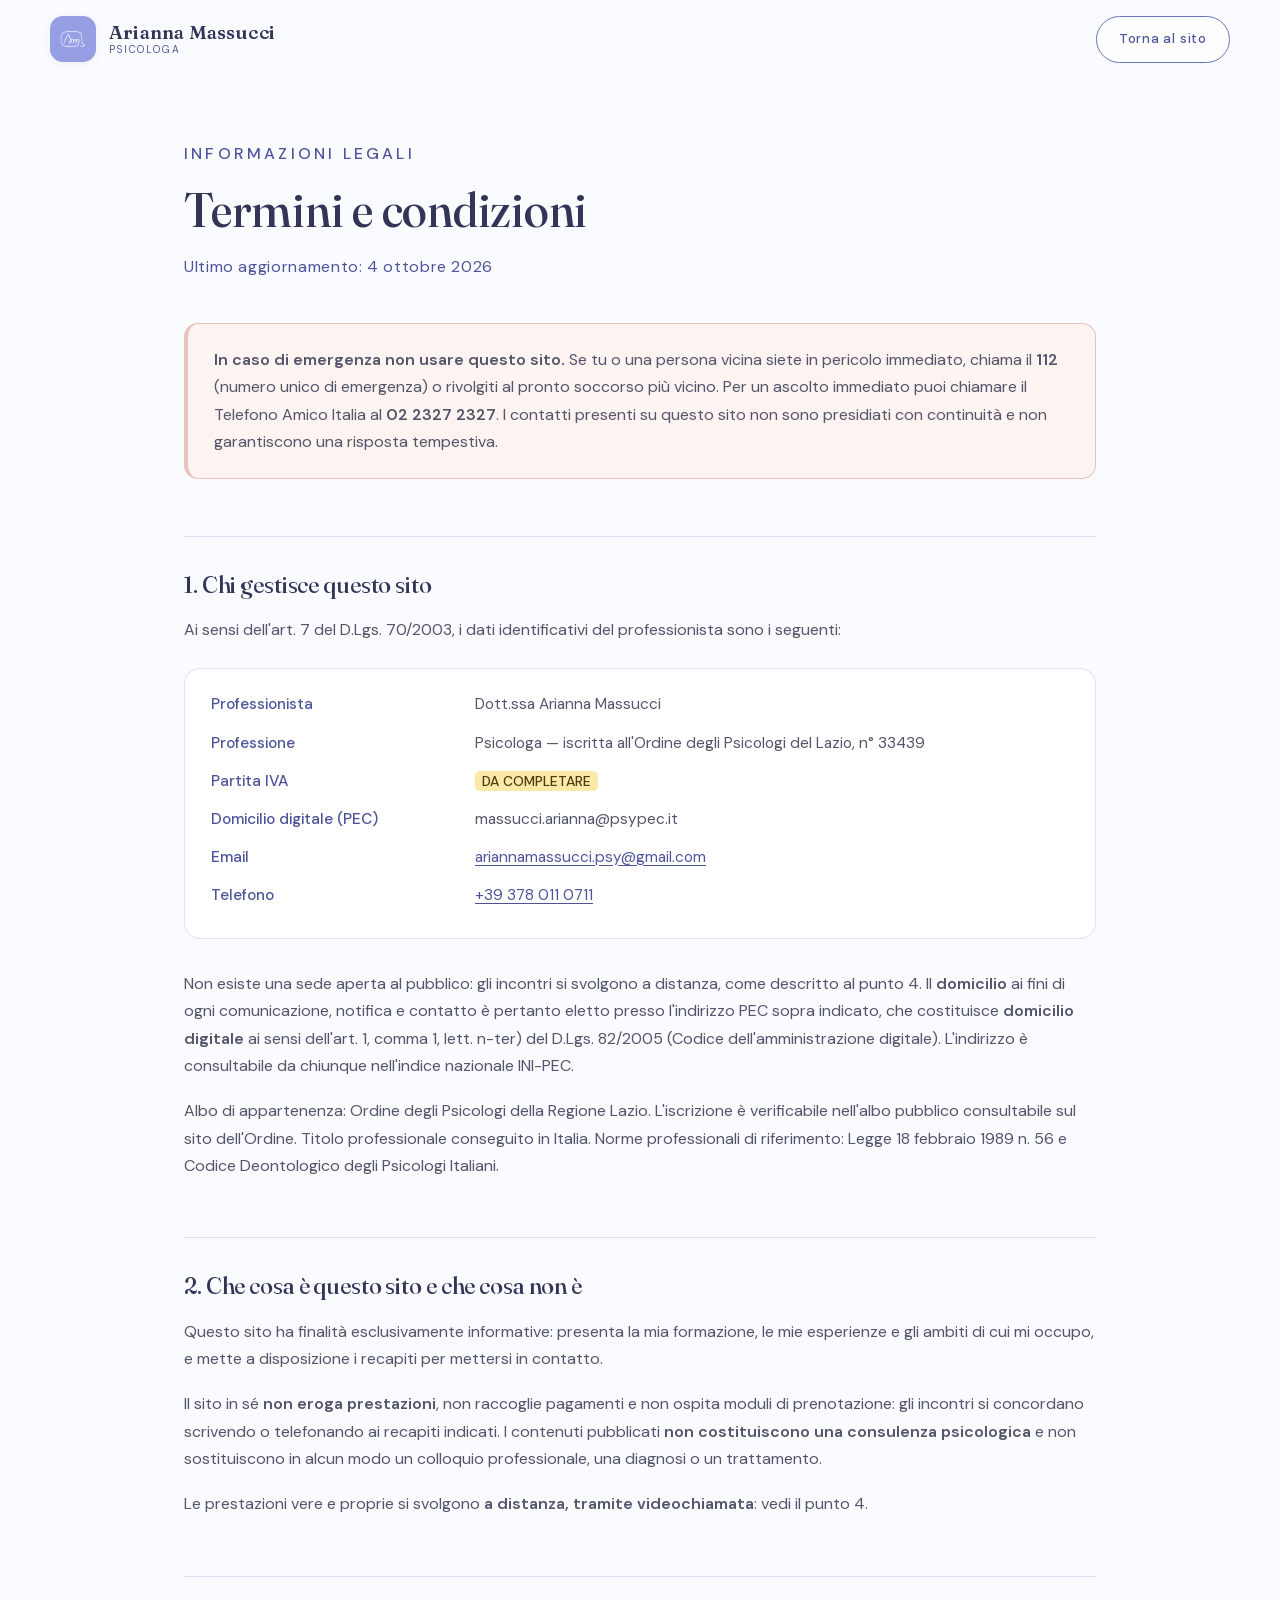
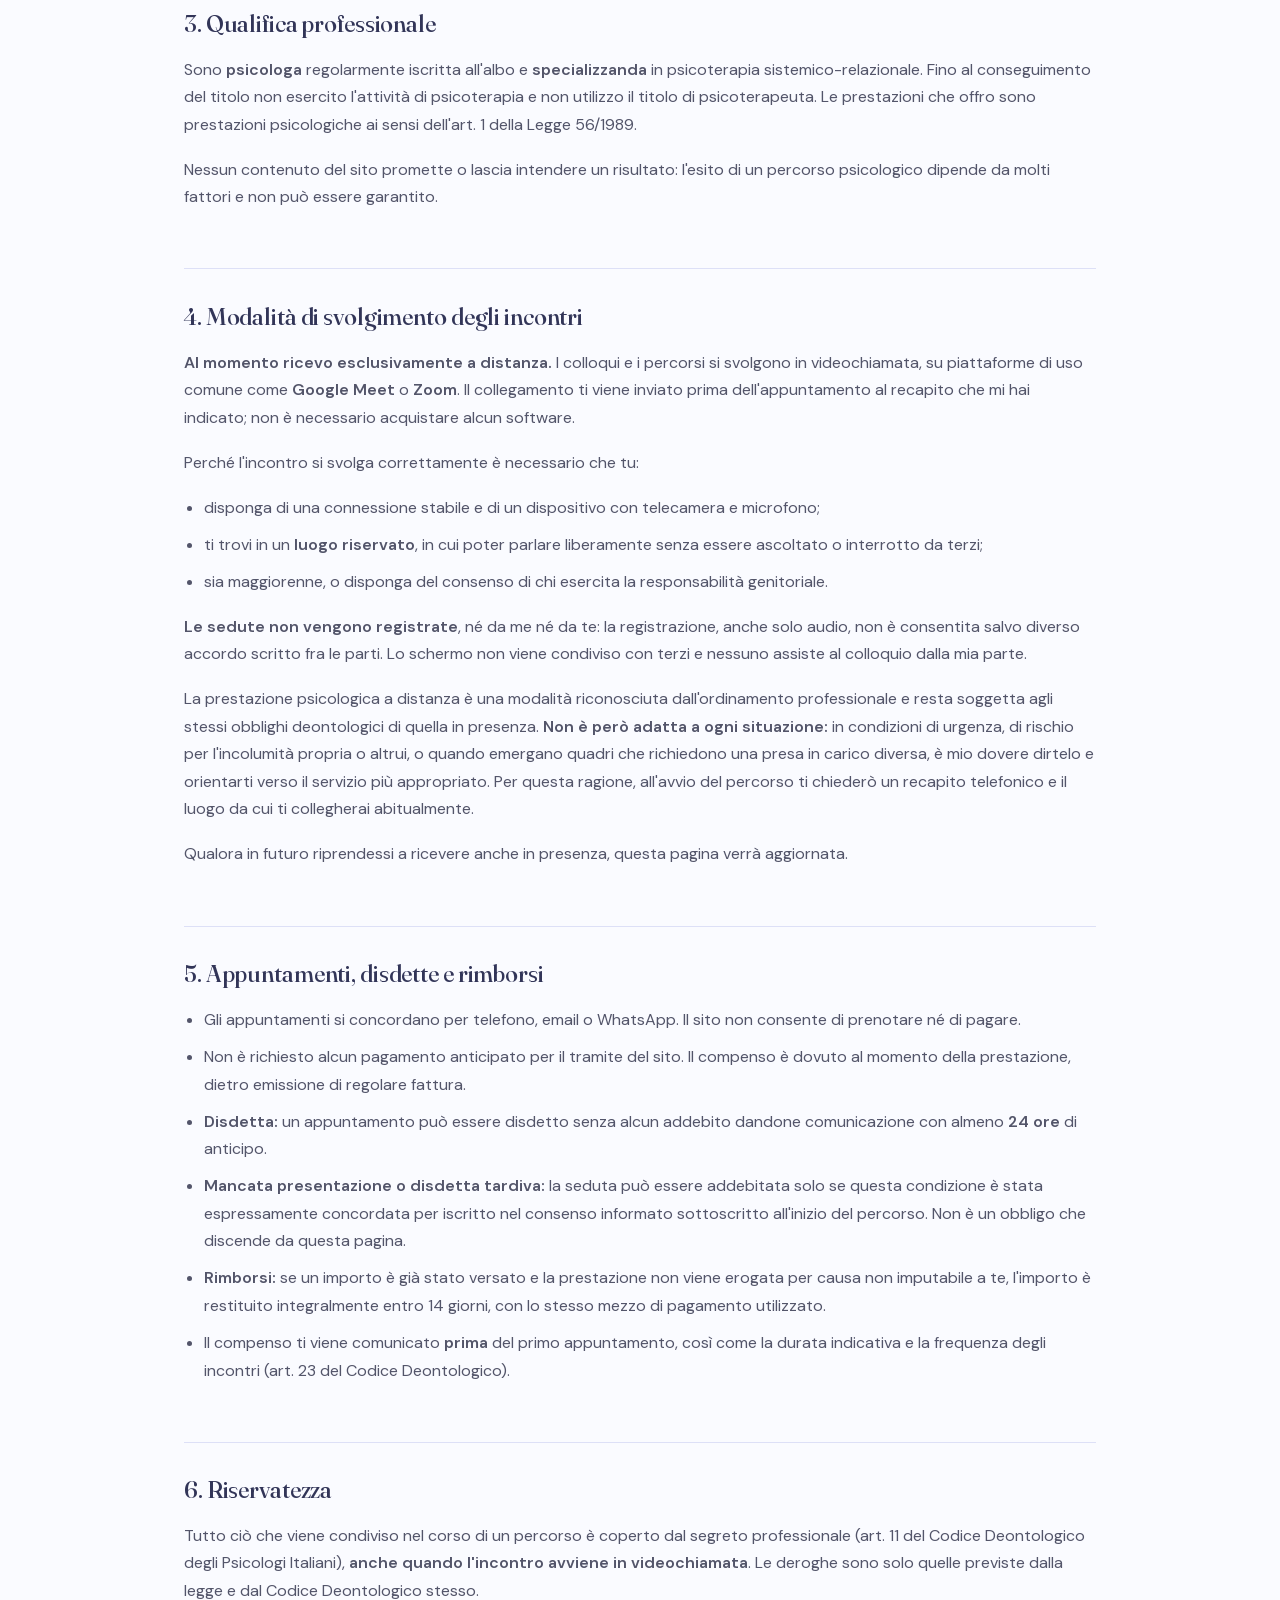
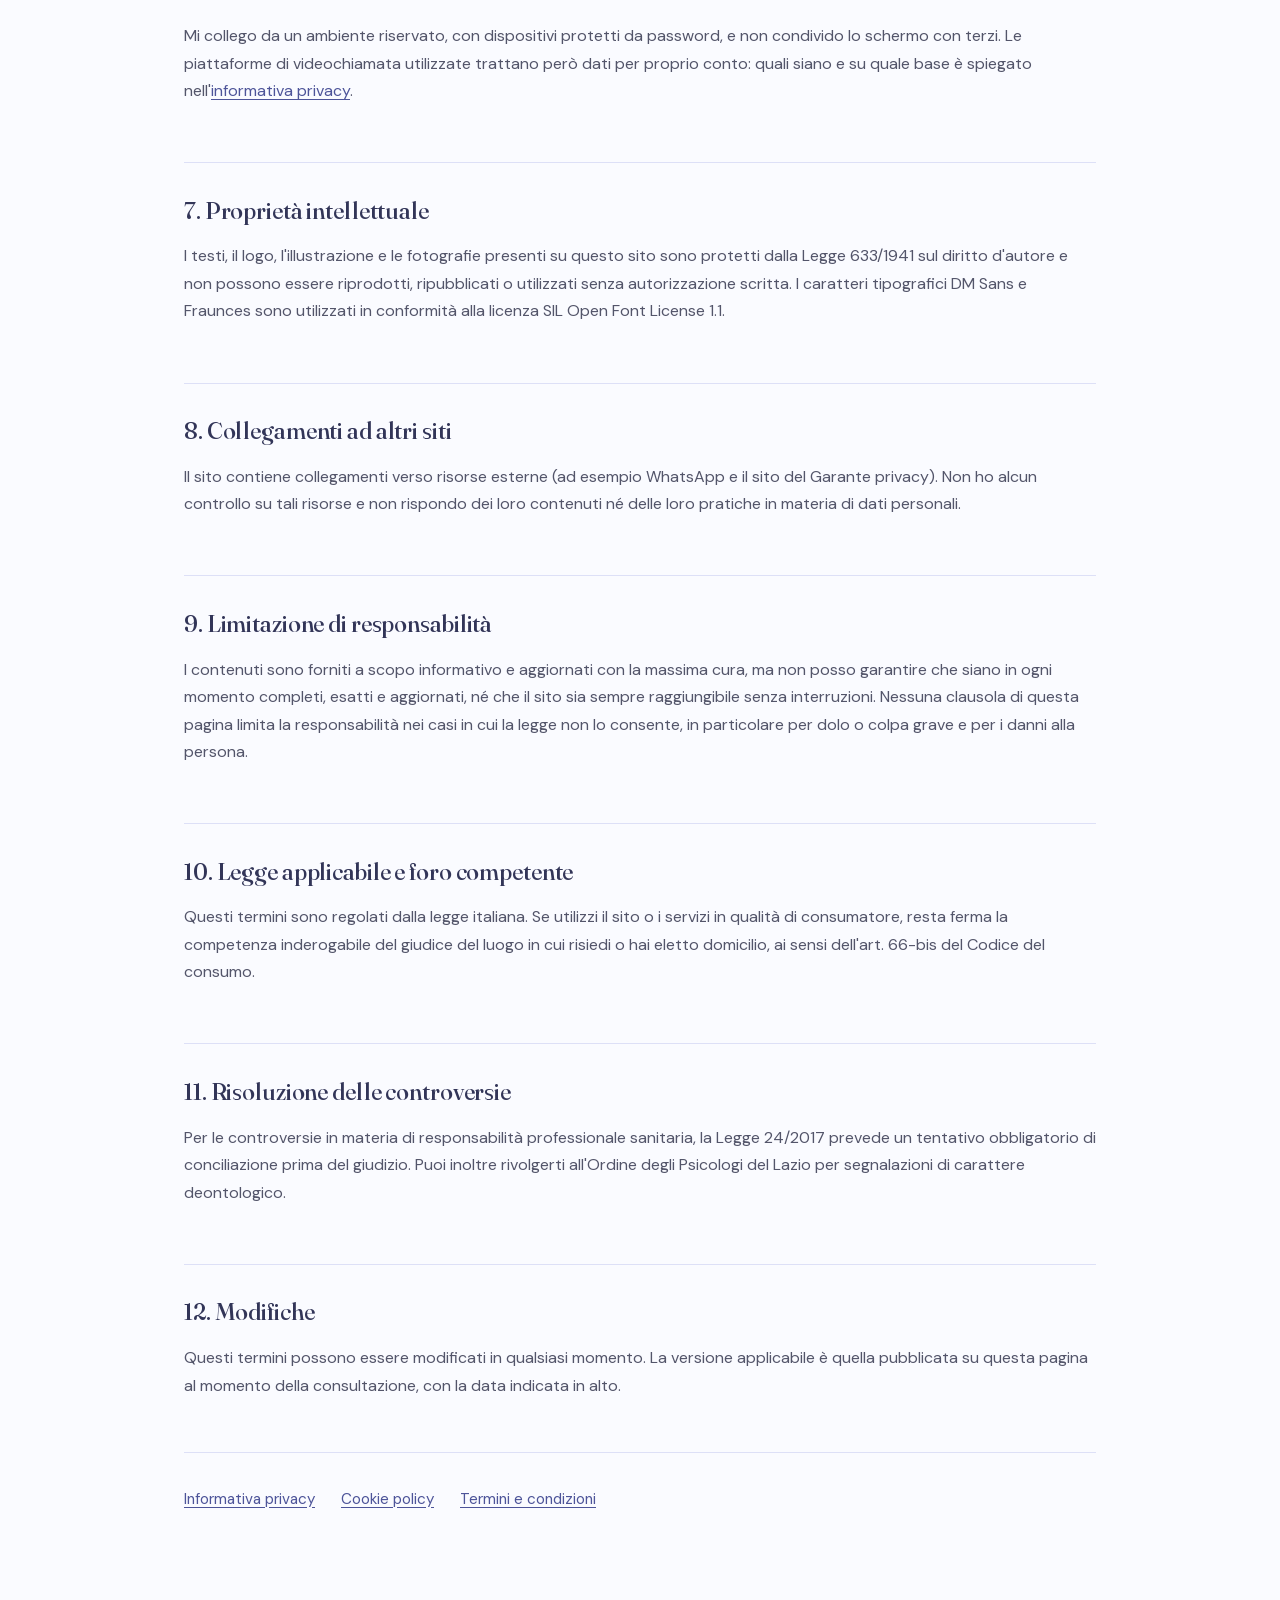
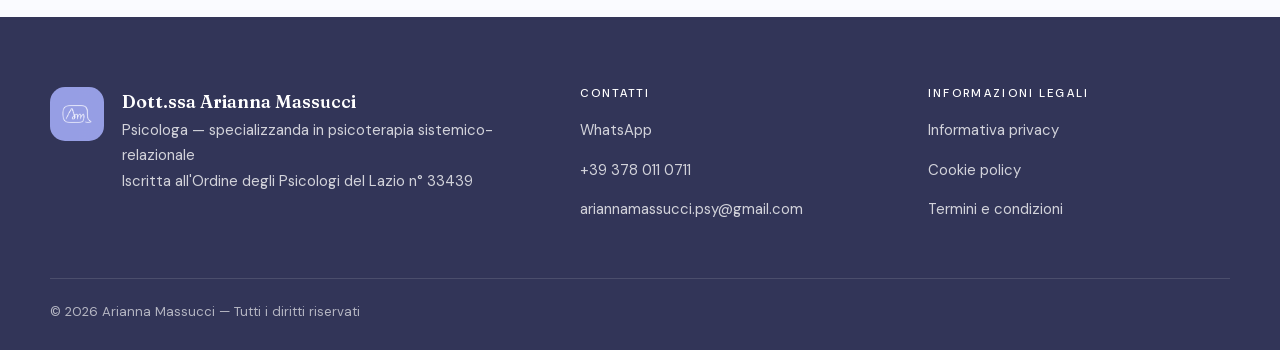
<file: termini.html>
<!DOCTYPE html>
<html lang="it" class="no-js">
<head>
<meta charset="utf-8">
<meta name="viewport" content="width=device-width, initial-scale=1">
<title>Termini e condizioni — Dott.ssa Arianna Massucci</title>
<meta name="description" content="Termini di utilizzo del sito e condizioni del servizio professionale della Dott.ssa Arianna Massucci.">
<meta name="robots" content="index, follow">
<meta name="theme-color" content="#5D67C0">
<link rel="icon" href="assets/logo.png">
<script>document.documentElement.className="js";</script>
<link rel="stylesheet" href="assets/fonts.css">
<link rel="stylesheet" href="style.css">
</head>
<body class="legal-page">

<a class="skip-link" href="#main">Vai al contenuto</a>

<header class="site-header">
  <div class="wrap header-inner">
    <a class="brand" href="index.html">
      <img src="assets/logo.png" alt="Logo di Arianna Massucci" width="46" height="46">
      <span class="brand-text">
        <strong>Arianna Massucci</strong>
        <em>Psicologa</em>
      </span>
    </a>
    <a class="btn btn-ghost btn-sm" href="index.html">Torna al sito</a>
  </div>
</header>

<main id="main" class="legal">
  <div class="wrap legal-wrap">
    <p class="eyebrow">Informazioni legali</p>
    <h1>Termini e condizioni</h1>
    <p class="legal-date">Ultimo aggiornamento: 4 ottobre 2026</p>

    <div class="callout callout-warn">
      <p><strong>In caso di emergenza non usare questo sito.</strong> Se tu o una persona vicina siete in
      pericolo immediato, chiama il <strong>112</strong> (numero unico di emergenza) o rivolgiti al pronto
      soccorso più vicino. Per un ascolto immediato puoi chiamare il Telefono Amico Italia al
      <strong>02 2327 2327</strong>. I contatti presenti su questo sito non sono presidiati con continuità
      e non garantiscono una risposta tempestiva.</p>
    </div>

    <h2>1. Chi gestisce questo sito</h2>
    <p>Ai sensi dell'art. 7 del D.Lgs. 70/2003, i dati identificativi del professionista sono i seguenti:</p>
    <dl class="dati">
  <dt>Professionista</dt><dd>Dott.ssa Arianna Massucci</dd>
  <dt>Professione</dt><dd>Psicologa — iscritta all'Ordine degli Psicologi del Lazio, n° 33439</dd>
  <dt>Partita IVA</dt><dd><mark>DA COMPLETARE</mark></dd>
  <dt>Domicilio digitale (PEC)</dt><dd><span class="nowrap">massucci.arianna@psypec.it</span></dd>
  <dt>Email</dt><dd><a href="mailto:ariannamassucci.psy@gmail.com">ariannamassucci.psy@gmail.com</a></dd>
  <dt>Telefono</dt><dd><a href="tel:+393780110711">+39 378 011 0711</a></dd>
</dl>
    <p>Non esiste una sede aperta al pubblico: gli incontri si svolgono a distanza, come descritto al
    punto 4. Il <strong>domicilio</strong> ai fini di ogni comunicazione, notifica e contatto è pertanto
    eletto presso l'indirizzo PEC sopra indicato, che costituisce <strong>domicilio digitale</strong> ai
    sensi dell'art. 1, comma 1, lett. n-ter) del D.Lgs. 82/2005 (Codice dell'amministrazione digitale).
    L'indirizzo è consultabile da chiunque nell'indice nazionale INI-PEC.</p>
    <p>Albo di appartenenza: Ordine degli Psicologi della Regione Lazio. L'iscrizione è verificabile
    nell'albo pubblico consultabile sul sito dell'Ordine. Titolo professionale conseguito in Italia.
    Norme professionali di riferimento: Legge 18 febbraio 1989 n. 56 e Codice Deontologico degli Psicologi
    Italiani.</p>

    <h2>2. Che cosa è questo sito e che cosa non è</h2>
    <p>Questo sito ha finalità esclusivamente informative: presenta la mia formazione, le mie esperienze e
    gli ambiti di cui mi occupo, e mette a disposizione i recapiti per mettersi in contatto.</p>
    <p>Il sito in sé <strong>non eroga prestazioni</strong>, non raccoglie pagamenti e non ospita moduli
    di prenotazione: gli incontri si concordano scrivendo o telefonando ai recapiti indicati. I contenuti
    pubblicati <strong>non costituiscono una consulenza psicologica</strong> e non sostituiscono in alcun
    modo un colloquio professionale, una diagnosi o un trattamento.</p>
    <p>Le prestazioni vere e proprie si svolgono <strong>a distanza, tramite videochiamata</strong>:
    vedi il punto 4.</p>

    <h2>3. Qualifica professionale</h2>
    <p>Sono <strong>psicologa</strong> regolarmente iscritta all'albo e <strong>specializzanda</strong> in
    psicoterapia sistemico-relazionale. Fino al conseguimento del titolo non esercito l'attività di
    psicoterapia e non utilizzo il titolo di psicoterapeuta. Le prestazioni che offro sono prestazioni
    psicologiche ai sensi dell'art. 1 della Legge 56/1989.</p>
    <p>Nessun contenuto del sito promette o lascia intendere un risultato: l'esito di un percorso
    psicologico dipende da molti fattori e non può essere garantito.</p>

    <h2>4. Modalità di svolgimento degli incontri</h2>
    <p><strong>Al momento ricevo esclusivamente a distanza.</strong> I colloqui e i percorsi si svolgono in
    videochiamata, su piattaforme di uso comune come <strong>Google Meet</strong> o <strong>Zoom</strong>.
    Il collegamento ti viene inviato prima dell'appuntamento al recapito che mi hai indicato; non è
    necessario acquistare alcun software.</p>
    <p>Perché l'incontro si svolga correttamente è necessario che tu:</p>
    <ul>
      <li>disponga di una connessione stabile e di un dispositivo con telecamera e microfono;</li>
      <li>ti trovi in un <strong>luogo riservato</strong>, in cui poter parlare liberamente senza essere
      ascoltato o interrotto da terzi;</li>
      <li>sia maggiorenne, o disponga del consenso di chi esercita la responsabilità genitoriale.</li>
    </ul>
    <p><strong>Le sedute non vengono registrate</strong>, né da me né da te: la registrazione, anche solo
    audio, non è consentita salvo diverso accordo scritto fra le parti. Lo schermo non viene condiviso con
    terzi e nessuno assiste al colloquio dalla mia parte.</p>
    <p>La prestazione psicologica a distanza è una modalità riconosciuta dall'ordinamento professionale e
    resta soggetta agli stessi obblighi deontologici di quella in presenza. <strong>Non è però adatta a
    ogni situazione:</strong> in condizioni di urgenza, di rischio per l'incolumità propria o altrui, o
    quando emergano quadri che richiedono una presa in carico diversa, è mio dovere dirtelo e orientarti
    verso il servizio più appropriato. Per questa ragione, all'avvio del percorso ti chiederò un recapito
    telefonico e il luogo da cui ti collegherai abitualmente.</p>
    <p>Qualora in futuro riprendessi a ricevere anche in presenza, questa pagina verrà aggiornata.</p>

    <h2>5. Appuntamenti, disdette e rimborsi</h2>
    <ul>
      <li>Gli appuntamenti si concordano per telefono, email o WhatsApp. Il sito non consente di
      prenotare né di pagare.</li>
      <li>Non è richiesto alcun pagamento anticipato per il tramite del sito. Il compenso è dovuto al
      momento della prestazione, dietro emissione di regolare fattura.</li>
      <li><strong>Disdetta:</strong> un appuntamento può essere disdetto senza alcun addebito dandone
      comunicazione con almeno <strong>24 ore</strong> di anticipo.</li>
      <li><strong>Mancata presentazione o disdetta tardiva:</strong> la seduta può essere addebitata solo
      se questa condizione è stata espressamente concordata per iscritto nel consenso informato
      sottoscritto all'inizio del percorso. Non è un obbligo che discende da questa pagina.</li>
      <li><strong>Rimborsi:</strong> se un importo è già stato versato e la prestazione non viene erogata
      per causa non imputabile a te, l'importo è restituito integralmente entro 14 giorni, con lo stesso
      mezzo di pagamento utilizzato.</li>
      <li>Il compenso ti viene comunicato <strong>prima</strong> del primo appuntamento, così come la
      durata indicativa e la frequenza degli incontri (art. 23 del Codice Deontologico).</li>
    </ul>

    <h2>6. Riservatezza</h2>
    <p>Tutto ciò che viene condiviso nel corso di un percorso è coperto dal segreto professionale (art. 11
    del Codice Deontologico degli Psicologi Italiani), <strong>anche quando l'incontro avviene in
    videochiamata</strong>. Le deroghe sono solo quelle previste dalla legge e dal Codice Deontologico
    stesso.</p>
    <p>Mi collego da un ambiente riservato, con dispositivi protetti da password, e non condivido lo
    schermo con terzi. Le piattaforme di videochiamata utilizzate trattano però dati per proprio conto:
    quali siano e su quale base è spiegato nell'<a href="privacy.html">informativa privacy</a>.</p>

    <h2>7. Proprietà intellettuale</h2>
    <p>I testi, il logo, l'illustrazione e le fotografie presenti su questo sito sono protetti dalla Legge
    633/1941 sul diritto d'autore e non possono essere riprodotti, ripubblicati o utilizzati senza
    autorizzazione scritta. I caratteri tipografici DM Sans e Fraunces sono utilizzati in conformità alla
    licenza SIL Open Font License 1.1.</p>

    <h2>8. Collegamenti ad altri siti</h2>
    <p>Il sito contiene collegamenti verso risorse esterne (ad esempio WhatsApp e il sito del Garante
    privacy). Non ho alcun controllo su tali risorse e non rispondo dei loro contenuti né delle loro
    pratiche in materia di dati personali.</p>

    <h2>9. Limitazione di responsabilità</h2>
    <p>I contenuti sono forniti a scopo informativo e aggiornati con la massima cura, ma non posso garantire
    che siano in ogni momento completi, esatti e aggiornati, né che il sito sia sempre raggiungibile senza
    interruzioni. Nessuna clausola di questa pagina limita la responsabilità nei casi in cui la legge non lo
    consente, in particolare per dolo o colpa grave e per i danni alla persona.</p>

    <h2>10. Legge applicabile e foro competente</h2>
    <p>Questi termini sono regolati dalla legge italiana. Se utilizzi il sito o i servizi in qualità di
    consumatore, resta ferma la competenza inderogabile del giudice del luogo in cui risiedi o hai eletto
    domicilio, ai sensi dell'art. 66-bis del Codice del consumo.</p>

    <h2>11. Risoluzione delle controversie</h2>
    <p>Per le controversie in materia di responsabilità professionale sanitaria, la Legge 24/2017 prevede un
    tentativo obbligatorio di conciliazione prima del giudizio. Puoi inoltre rivolgerti all'Ordine degli
    Psicologi del Lazio per segnalazioni di carattere deontologico.</p>

    <h2>12. Modifiche</h2>
    <p>Questi termini possono essere modificati in qualsiasi momento. La versione applicabile è quella
    pubblicata su questa pagina al momento della consultazione, con la data indicata in alto.</p>

    <nav class="legal-nav" aria-label="Altre pagine legali">
      <a href="privacy.html">Informativa privacy</a>
      <a href="cookie-policy.html">Cookie policy</a>
      <a href="termini.html">Termini e condizioni</a>
    </nav>
  </div>
</main>

<footer class="site-footer">
  <div class="wrap footer-inner">
    <div class="footer-brand">
      <img src="assets/logo.png" alt="" width="54" height="54">
      <p><strong>Dott.ssa Arianna Massucci</strong><br>
      Psicologa — specializzanda in psicoterapia sistemico-relazionale<br>
      Iscritta all'Ordine degli Psicologi del Lazio n° 33439</p>
      <!-- Dati identificativi temporaneamente nascosti: per ripristinarli, togliere
           i commenti e sostituire i segnaposto.
      <p>P. IVA DA COMPLETARE</p>
      -->
    </div>
    <div class="footer-col">
      <h3>Contatti</h3>
      <ul>
        <li><a href="https://wa.me/393780110711" target="_blank" rel="noopener noreferrer">WhatsApp<span class="sr-only"> (si apre in una nuova scheda)</span></a></li>
        <li><a href="tel:+393780110711">+39 378 011 0711</a></li>
        <li><a href="mailto:ariannamassucci.psy@gmail.com">ariannamassucci.psy@gmail.com</a></li>
      </ul>
    </div>
    <div class="footer-col">
      <h3>Informazioni legali</h3>
      <ul>
        <li><a href="privacy.html">Informativa privacy</a></li>
        <li><a href="cookie-policy.html">Cookie policy</a></li>
        <li><a href="termini.html">Termini e condizioni</a></li>
      </ul>
    </div>
  </div>
  <div class="wrap footer-bottom">
    <p>© <span id="year">2026</span> Arianna Massucci — Tutti i diritti riservati</p>
  </div>
</footer>
<script src="script.js"></script>
</body>
</html>
</file>
<file: assets/fonts.css>
/* Font self-hosted: nessuna richiesta a server di terze parti.
   DM Sans e Fraunces - SIL Open Font License 1.1 - https://openfontlicense.org */

@font-face {
  font-family: 'DM Sans';
  font-style: italic;
  font-weight: 400;
  font-display: swap;
  src: url(fonts/DMSans-italic-400-latin-ext.woff2) format('woff2');
  unicode-range: U+0100-02BA, U+02BD-02C5, U+02C7-02CC, U+02CE-02D7, U+02DD-02FF, U+0304, U+0308, U+0329, U+1D00-1DBF, U+1E00-1E9F, U+1EF2-1EFF, U+2020, U+20A0-20AB, U+20AD-20C0, U+2113, U+2C60-2C7F, U+A720-A7FF;
}
@font-face {
  font-family: 'DM Sans';
  font-style: italic;
  font-weight: 400;
  font-display: swap;
  src: url(fonts/DMSans-italic-400-latin.woff2) format('woff2');
  unicode-range: U+0000-00FF, U+0131, U+0152-0153, U+02BB-02BC, U+02C6, U+02DA, U+02DC, U+0304, U+0308, U+0329, U+2000-206F, U+20AC, U+2122, U+2191, U+2193, U+2212, U+2215, U+FEFF, U+FFFD;
}
@font-face {
  font-family: 'DM Sans';
  font-style: normal;
  font-weight: 300 600;
  font-display: swap;
  src: url(fonts/DMSans-normal-300_600-latin-ext.woff2) format('woff2');
  unicode-range: U+0100-02BA, U+02BD-02C5, U+02C7-02CC, U+02CE-02D7, U+02DD-02FF, U+0304, U+0308, U+0329, U+1D00-1DBF, U+1E00-1E9F, U+1EF2-1EFF, U+2020, U+20A0-20AB, U+20AD-20C0, U+2113, U+2C60-2C7F, U+A720-A7FF;
}
@font-face {
  font-family: 'DM Sans';
  font-style: normal;
  font-weight: 300 600;
  font-display: swap;
  src: url(fonts/DMSans-normal-300_600-latin.woff2) format('woff2');
  unicode-range: U+0000-00FF, U+0131, U+0152-0153, U+02BB-02BC, U+02C6, U+02DA, U+02DC, U+0304, U+0308, U+0329, U+2000-206F, U+20AC, U+2122, U+2191, U+2193, U+2212, U+2215, U+FEFF, U+FFFD;
}
@font-face {
  font-family: 'Fraunces';
  font-style: italic;
  font-weight: 300 400;
  font-display: swap;
  src: url(fonts/Fraunces-italic-300_400-latin-ext.woff2) format('woff2');
  unicode-range: U+0100-02BA, U+02BD-02C5, U+02C7-02CC, U+02CE-02D7, U+02DD-02FF, U+0304, U+0308, U+0329, U+1D00-1DBF, U+1E00-1E9F, U+1EF2-1EFF, U+2020, U+20A0-20AB, U+20AD-20C0, U+2113, U+2C60-2C7F, U+A720-A7FF;
}
@font-face {
  font-family: 'Fraunces';
  font-style: italic;
  font-weight: 300 400;
  font-display: swap;
  src: url(fonts/Fraunces-italic-300_400-latin.woff2) format('woff2');
  unicode-range: U+0000-00FF, U+0131, U+0152-0153, U+02BB-02BC, U+02C6, U+02DA, U+02DC, U+0304, U+0308, U+0329, U+2000-206F, U+20AC, U+2122, U+2191, U+2193, U+2212, U+2215, U+FEFF, U+FFFD;
}
@font-face {
  font-family: 'Fraunces';
  font-style: normal;
  font-weight: 300 600;
  font-display: swap;
  src: url(fonts/Fraunces-normal-300_600-latin-ext.woff2) format('woff2');
  unicode-range: U+0100-02BA, U+02BD-02C5, U+02C7-02CC, U+02CE-02D7, U+02DD-02FF, U+0304, U+0308, U+0329, U+1D00-1DBF, U+1E00-1E9F, U+1EF2-1EFF, U+2020, U+20A0-20AB, U+20AD-20C0, U+2113, U+2C60-2C7F, U+A720-A7FF;
}
@font-face {
  font-family: 'Fraunces';
  font-style: normal;
  font-weight: 300 600;
  font-display: swap;
  src: url(fonts/Fraunces-normal-300_600-latin.woff2) format('woff2');
  unicode-range: U+0000-00FF, U+0131, U+0152-0153, U+02BB-02BC, U+02C6, U+02DA, U+02DC, U+0304, U+0308, U+0329, U+2000-206F, U+20AC, U+2122, U+2191, U+2193, U+2212, U+2215, U+FEFF, U+FFFD;
}
</file>
<file: style.css>
/* ============================================================
   Dott.ssa Arianna Massucci — Psicologa clinica
   Palette: blu-lavanda #979FE5
   ============================================================ */

:root{
  --violet:        #979FE5;   /* blu-lavanda, colore di base */
  --violet-deep:   #7981C3;
  --violet-dark:   #4D5499;
  --violet-ink:    #323558;
  --violet-soft:   #CED2F3;
  --violet-mist:   #E9EBFB;
  --violet-wash:   #F6F7FE;
  --violet-band:   #E2E4F9;   /* fascia di sezione: via di mezzo verso la CTA */
  --violet-btn:    #5D67C0;   /* superfici piene con testo bianco: 4.6:1 */
  --violet-btn2:   #4650AA;
  --line-strong:   #6B73BD;   /* bordi di elementi interattivi: >=3:1 */

  --cream:       #FAFBFF;
  --sand:        #EDEEF8;
  --ink:         #323558;
  --body:        #53556A;
  --line:        rgba(151,159,229,.30);

  --wa:          #1A9E4B;

  --radius:      22px;
  --radius-lg:   36px;
  --shadow-sm:   0 2px 10px rgba(50,53,88,.06);
  --shadow:      0 18px 50px -24px rgba(50,53,88,.35);
  --shadow-lg:   0 40px 90px -40px rgba(50,53,88,.5);

  --serif: "Fraunces", Georgia, "Times New Roman", serif;
  --sans:  "DM Sans", "Helvetica Neue", Arial, sans-serif;

  --wrap: 1180px;
}

*,*::before,*::after{ box-sizing:border-box; }

html{ scroll-behavior:smooth; scroll-padding-top:92px; }

body{
  margin:0;
  background:var(--cream);
  color:var(--body);
  font-family:var(--sans);
  font-size:17px;
  font-weight:400;
  line-height:1.72;
  -webkit-font-smoothing:antialiased;
  overflow-x:hidden;
}

img{ max-width:100%; display:block; }
a{ color:inherit; }

h1,h2,h3,h4{
  font-family:var(--serif);
  color:var(--violet-ink);
  font-weight:500;
  line-height:1.2;
  margin:0 0 .5em;
  letter-spacing:-.005em;
  font-variation-settings:"opsz" 80;
}

p{ margin:0 0 1.1em; }
p:last-child{ margin-bottom:0; }

.wrap{ width:min(100% - 40px, var(--wrap)); margin-inline:auto; }

.sr-only{
  position:absolute; width:1px; height:1px;
  padding:0; margin:-1px; overflow:hidden;
  clip:rect(0 0 0 0); clip-path:inset(50%); white-space:nowrap; border:0;
}

.skip-link{
  position:absolute; left:-9999px; top:0; z-index:200;
  background:var(--violet); color:#fff; padding:10px 18px; border-radius:0 0 12px 0;
}
.skip-link:focus{ left:0; }

:focus-visible{ outline:3px solid var(--violet-dark); outline-offset:3px; border-radius:6px; }

.eyebrow{
  font-family:var(--sans);
  font-size:.72rem; font-weight:500;
  letter-spacing:.2em; text-transform:uppercase;
  color:var(--violet-dark);
  margin:0 0 .9rem;
}

/* ---------- Buttons ---------- */
.btn{
  --bg:linear-gradient(135deg, var(--violet-btn), var(--violet-btn2)); --fg:#fff;
  display:inline-flex; align-items:center; justify-content:center; gap:.6em;
  background:var(--bg); color:var(--fg);
  font-family:var(--sans); font-size:.92rem; font-weight:500;
  letter-spacing:.06em;
  padding:16px 30px;
  border:1px solid transparent;
  border-radius:999px;
  text-decoration:none;
  cursor:pointer;
  transition:transform .35s cubic-bezier(.2,.8,.3,1), box-shadow .35s, background .3s, color .3s;
  box-shadow:0 10px 26px -14px rgba(50,53,88,.75);
}
.btn:hover{ transform:translateY(-3px); box-shadow:0 18px 36px -16px rgba(50,53,88,.6); background:linear-gradient(135deg, var(--violet-btn2), #3B4499); }
.btn-sm{ padding:11px 22px; font-size:.82rem; }
.btn-ghost{ background:rgba(255,255,255,.8); color:var(--violet-dark); border-color:var(--line-strong); box-shadow:none; }
.btn-ghost:hover{ background:var(--violet-wash); color:var(--violet-dark); }

.ico-wa{ width:18px; height:18px; fill:currentColor; flex:none; }

/* ---------- Header ---------- */
.site-header{
  position:sticky; top:0; z-index:100;
  background:rgba(250,251,255,.82);
  backdrop-filter:blur(14px);
  -webkit-backdrop-filter:blur(14px);
  border-bottom:1px solid transparent;
  transition:border-color .3s, box-shadow .3s, background .3s;
}
.site-header.is-stuck{
  border-bottom-color:var(--line);
  box-shadow:0 10px 30px -24px rgba(50,53,88,.5);
}
.header-inner{ display:flex; align-items:center; justify-content:space-between; gap:20px; padding:14px 0; }

.brand{ display:flex; align-items:center; gap:13px; text-decoration:none; }
.brand img{ width:46px; height:46px; border-radius:13px; object-fit:cover; box-shadow:var(--shadow-sm); }
.brand-text{ display:flex; flex-direction:column; line-height:1.2; }
.brand-text strong{ font-family:var(--serif); font-size:1.18rem; font-weight:600; color:var(--violet-ink); letter-spacing:.01em; }
.brand-text em{ font-style:normal; font-size:.64rem; letter-spacing:.18em; text-transform:uppercase; color:var(--violet-dark); }

.nav{ display:flex; align-items:center; gap:30px; }
.nav a{
  font-size:.92rem; text-decoration:none; color:var(--body);
  position:relative; padding:4px 0; white-space:nowrap; flex:none;
  transition:color .25s;
}
.nav a:not(.btn)::after{
  content:""; position:absolute; left:0; bottom:0; height:1px; width:0;
  background:var(--violet); transition:width .3s ease;
}
.nav a:not(.btn):hover{ color:var(--violet-dark); }
.nav a:not(.btn):hover::after{ width:100%; }
.nav a.is-current{ color:var(--violet-dark); }
.nav a.is-current::after{ width:100%; }

.nav-toggle{
  display:none; width:44px; height:44px; border:1px solid var(--line-strong);
  background:transparent; border-radius:14px; cursor:pointer;
  flex-direction:column; justify-content:center; align-items:center; gap:5px;
}
.nav-toggle span{ display:block; width:18px; height:1.5px; background:var(--violet-dark); border-radius:2px; transition:transform .3s, opacity .25s; }
.nav-toggle[aria-expanded="true"] span:nth-child(1){ transform:translateY(6.5px) rotate(45deg); }
.nav-toggle[aria-expanded="true"] span:nth-child(2){ opacity:0; }
.nav-toggle[aria-expanded="true"] span:nth-child(3){ transform:translateY(-6.5px) rotate(-45deg); }

/* ---------- Hero ---------- */
.hero{ position:relative; padding:70px 0 0; overflow:hidden; }
.hero::before{
  content:""; position:absolute; inset:0;
  background:
    radial-gradient(900px 520px at 78% 8%, rgba(151,159,229,.22), transparent 62%),
    radial-gradient(700px 480px at 2% 42%, rgba(206,210,243,.34), transparent 64%);
  pointer-events:none;
}
.hero-blob{ position:absolute; border-radius:50%; filter:blur(10px); opacity:.5; pointer-events:none; }
.blob-1{ width:360px; height:360px; right:-120px; top:-110px; background:radial-gradient(circle at 30% 30%, rgba(233,235,251,.95), rgba(233,235,251,0) 70%); }
.blob-2{ width:300px; height:300px; left:-130px; bottom:120px; background:radial-gradient(circle at 60% 40%, rgba(206,210,243,.6), rgba(206,210,243,0) 70%); }

.hero-inner{
  position:relative; z-index:1;
  display:grid; grid-template-columns:1.05fr .95fr;
  gap:70px; align-items:center; padding-bottom:80px;
}
.hero h1{
  font-size:clamp(2.3rem, 5.2vw, 3.8rem);
  margin:0 0 .45em;
  font-weight:400;
  color:var(--violet-dark);
  letter-spacing:.005em;
  font-variation-settings:"opsz" 72;
}
.h1-pre{
  display:block;
  font-size:.42em;
  font-style:italic;
  font-weight:400;
  letter-spacing:0;
  color:var(--violet-deep);
  margin-bottom:.2em;
}
.hero-sub{ font-size:1.1rem; max-width:34ch; margin-bottom:.45em; }
.hero-albo{
  font-size:.93rem; color:var(--violet-dark);
  margin-bottom:2.2rem; max-width:44ch;
}
.hero-actions{ display:flex; flex-wrap:wrap; gap:14px; }

.hero-figure{ position:relative; margin:0; }
.hero-photo{
  position:relative;
  border-radius:240px 240px 32px 32px;
  overflow:hidden;
  box-shadow:var(--shadow-lg);
  aspect-ratio:4/5;
  background:var(--violet-mist);
}
.hero-photo::after{
  content:""; position:absolute; inset:0;
  background:linear-gradient(180deg, rgba(121,129,195,.10), rgba(50,53,88,.18));
  mix-blend-mode:multiply;
}
.hero-photo img{ width:100%; height:100%; object-fit:cover; object-position:center 22%; }
.hero-figure::before{
  content:""; position:absolute; inset:18px -18px -18px 18px;
  border:1px solid var(--line); border-radius:240px 240px 32px 32px;
  z-index:-1;
}
.hero-badge{
  position:absolute; left:-26px; bottom:42px;
  background:#fff; border-radius:18px; padding:14px 20px;
  box-shadow:var(--shadow); text-align:left;
  display:flex; flex-direction:column; line-height:1.3;
}
.hero-badge span{ font-size:.64rem; letter-spacing:.2em; text-transform:uppercase; color:var(--violet-dark); }
.hero-badge strong{ font-family:var(--serif); font-size:1.2rem; color:var(--violet-ink); font-weight:600; }

.quote-band{
  position:relative; z-index:1;
  background:linear-gradient(120deg, var(--violet-mist), var(--violet-soft));
  color:var(--violet-ink);
  border-block:1px solid var(--line);
  padding:56px 0;
}
.quote-band blockquote{ margin:0; text-align:center; max-width:50ch; margin-inline:auto; }
.quote-band p{
  font-family:var(--serif); font-style:italic;
  font-size:clamp(1.35rem, 2.8vw, 1.95rem);
  line-height:1.45; color:var(--violet-ink); margin:0 0 .7em;
}
.quote-band cite{
  font-style:normal; font-size:.72rem; letter-spacing:.24em;
  text-transform:uppercase; color:var(--violet-ink);
}

.hero-mode{
  display:inline-flex; align-items:center; gap:.6em;
  background:#fff; border:1px solid var(--line);
  border-radius:999px; padding:9px 18px 9px 14px;
  font-size:.9rem; color:var(--violet-dark);
  margin:0 0 1.6rem;
  box-shadow:var(--shadow-sm);
}
.hero-mode svg{
  width:19px; height:19px; flex:none;
  fill:none; stroke:var(--violet-deep); stroke-width:1.5;
  stroke-linecap:round; stroke-linejoin:round;
}

/* ---------- Sections ---------- */
.section{ padding:110px 0; position:relative; }
.section-alt{ background:var(--violet-band); }

.section-head{ max-width:62ch; margin:0 auto 60px; text-align:center; }
.section-head h2{ font-size:clamp(2rem, 4.2vw, 3rem); }
.section-lead{ font-size:1.04rem; }

/* ---------- Chi sono ---------- */
.about-grid{
  display:grid; grid-template-columns:.9fr 1.1fr;
  gap:80px; align-items:center;
}
.about-media{ position:relative; }
.about-illu{
  position:relative;
  border:1px solid var(--line);
  border-radius:var(--radius-lg);
  background:
    radial-gradient(120% 90% at 50% 0%, #fff, rgba(255,255,255,0) 70%),
    linear-gradient(160deg, var(--violet-wash), #fff 70%);
  box-shadow:var(--shadow);
  padding:26px 24px 20px;
}
.about-illu::after{
  content:""; position:absolute; inset:auto -20px -20px auto;
  width:58%; height:52%;
  border:1px solid var(--line);
  border-radius:var(--radius-lg);
  z-index:-1;
  background:linear-gradient(135deg, rgba(220,224,248,.55), transparent);
}
.about-illu svg{ width:100%; height:auto; display:block; }

.illu-blob{ fill:var(--violet-mist); opacity:.5; }
.illu-rug{ fill:var(--violet-mist); opacity:.55; }
.illu-line{
  fill:none;
  stroke:var(--violet-deep);
  stroke-width:2.2;
  stroke-linecap:round;
  stroke-linejoin:round;
}
.illu-w{ fill:#fff; }
.about-text h2{ font-size:clamp(2rem, 4.2vw, 2.9rem); margin-bottom:.7em; }
.about-text .pull{
  margin-top:1.6rem; padding-left:22px;
  border-left:2px solid var(--violet-soft);
  font-family:var(--serif); font-size:1.22rem; font-style:italic;
  line-height:1.55; color:var(--violet-dark);
}

/* ---------- Tabs / Timeline ---------- */
.tabs{ max-width:900px; margin-inline:auto; }
.tab-bar{
  display:flex; flex-wrap:wrap; justify-content:center; gap:8px;
  background:#fff; border:1px solid var(--line);
  border-radius:999px; padding:7px; margin-bottom:48px;
  box-shadow:var(--shadow-sm);
}
.tab{
  flex:1 1 auto; min-width:150px;
  font-family:var(--sans); font-size:.86rem; font-weight:400; letter-spacing:.05em;
  color:var(--body); background:transparent; border:0; cursor:pointer;
  padding:12px 20px; border-radius:999px;
  transition:background .3s, color .3s;
}
.tab:hover{ color:var(--violet-dark); }
.tab.is-active{ background:var(--violet-btn); color:#fff; box-shadow:0 8px 20px -12px rgba(50,53,88,.8); }

.tab-panel{ display:none; }
.tab-panel:focus{ outline:none; }
.tab-panel.is-active{ display:block; animation:fade .45s ease both; }
@keyframes fade{ from{ opacity:0; transform:translateY(10px);} to{ opacity:1; transform:none;} }

.timeline{ list-style:none; margin:0; padding:0 0 0 30px; position:relative; }
.timeline::before{
  content:""; position:absolute; left:5px; top:8px; bottom:8px;
  width:1px; background:linear-gradient(var(--violet-soft), rgba(206,210,243,.15));
}
.timeline li{ position:relative; padding:0 0 34px; }
.timeline li:last-child{ padding-bottom:0; }
.timeline li::before{
  content:""; position:absolute; left:-30px; top:9px;
  width:11px; height:11px; border-radius:50%;
  background:var(--violet-deep); box-shadow:0 0 0 4px var(--violet-wash);
}
.section-alt .timeline li::before{ box-shadow:0 0 0 4px var(--violet-band); }
.timeline-when{
  font-size:.72rem; font-weight:500;
  letter-spacing:.14em; text-transform:uppercase;
  color:var(--violet-dark);
  margin:0 0 .4em;
}
.timeline h3{ font-size:1.22rem; margin:0 0 .25em; }
.timeline p{ margin:0; font-size:.95rem; color:var(--violet-dark); }

/* ---------- Cards ---------- */
.cards{
  display:grid; grid-template-columns:repeat(auto-fit, minmax(300px,1fr));
  gap:26px;
}
.card{
  background:#fff;
  border:1px solid var(--line);
  border-radius:var(--radius);
  padding:36px 32px;
  position:relative; overflow:hidden;
  transition:transform .4s cubic-bezier(.2,.8,.3,1), box-shadow .4s, border-color .4s;
}
.card::before{
  content:""; position:absolute; inset:0 0 auto 0; height:3px;
  background:linear-gradient(90deg, var(--violet), var(--violet-soft));
  transform:scaleX(0); transform-origin:left; transition:transform .45s ease;
}
.card:hover{ transform:translateY(-7px); box-shadow:var(--shadow); border-color:transparent; }
.card:hover::before{ transform:scaleX(1); }
.card-ico{
  display:grid; place-items:center;
  width:56px; height:56px; border-radius:18px;
  background:var(--violet-wash); margin-bottom:22px;
}
.card-ico svg{
  width:28px; height:28px; fill:none;
  stroke:var(--violet-deep); stroke-width:1.4;
  stroke-linecap:round; stroke-linejoin:round;
}
.card h3{ font-size:1.3rem; margin-bottom:.5em; }
.card p{ font-size:.96rem; }

/* ---------- CTA ---------- */
.cta{
  position:relative; overflow:hidden;
  background:linear-gradient(140deg, var(--violet-soft), var(--violet-mist) 50%, var(--violet-soft));
  color:var(--body);
  padding:110px 0;
  text-align:center;
}
.cta::before,.cta::after{
  content:""; position:absolute; border-radius:50%; pointer-events:none;
}
.cta::before{ width:520px; height:520px; left:-180px; top:-220px; background:radial-gradient(circle, rgba(255,255,255,.65), transparent 65%); }
.cta::after{ width:620px; height:620px; right:-230px; bottom:-300px; background:radial-gradient(circle, rgba(206,210,243,.55), transparent 65%); }
.cta-inner{ position:relative; z-index:1; max-width:62ch; }
.cta .eyebrow{ color:var(--violet-ink); }
.cta h2{ color:var(--violet-ink); font-size:clamp(2rem, 4.4vw, 3rem); }
.cta-lead{ font-size:1.08rem; margin-bottom:2.2rem; }
.cta-actions{ display:flex; flex-wrap:wrap; gap:14px; justify-content:center; }
.cta-contacts{
  list-style:none; display:flex; flex-wrap:wrap; gap:10px 34px; justify-content:center;
  margin:36px 0 0; padding:0; font-size:.95rem;
}
.cta-contacts a{ color:var(--violet-ink); text-decoration:none; border-bottom:1px solid var(--line-strong); padding-bottom:2px; transition:border-color .3s; }
.cta-contacts a:hover{ border-color:var(--violet-dark); }

/* ---------- Footer ---------- */
.site-footer{ background:var(--violet-ink); color:rgba(255,255,255,.78); padding:70px 0 0; font-size:.93rem; }
.footer-inner{
  display:grid; grid-template-columns:1.6fr 1fr 1fr; gap:46px;
  padding-bottom:50px;
}
.footer-brand{ display:flex; gap:18px; align-items:flex-start; }
.footer-brand img{ width:54px; height:54px; border-radius:15px; object-fit:cover; flex:none; }
.footer-brand p{ margin:0; }
.footer-brand strong{ color:#fff; font-family:var(--serif); font-size:1.12rem; font-weight:600; }
.footer-col h3{
  color:#fff; font-family:var(--sans); font-size:.72rem; font-weight:500;
  letter-spacing:.2em; text-transform:uppercase; margin-bottom:1.1em;
}
.footer-col ul{ list-style:none; margin:0; padding:0; display:grid; gap:4px; }
.footer-col li{ display:flex; }
.footer-col a{ padding:5px 0; min-height:24px; display:inline-flex; align-items:center; }
.footer-col a{ text-decoration:none; transition:color .25s; }
.footer-col a:hover{ color:#fff; }
.footer-bottom{
  border-top:1px solid rgba(255,255,255,.12);
  padding:22px 0 26px;
  font-size:.82rem; color:rgba(255,255,255,.64);
}
.footer-bottom p{ margin:0; }

/* ---------- Floating WhatsApp ---------- */
.wa-float{
  position:fixed; right:22px; bottom:22px; z-index:90;
  width:56px; height:56px; border-radius:50%;
  background:var(--wa); color:#fff;
  display:grid; place-items:center;
  box-shadow:0 14px 30px -10px rgba(26,158,75,.55);
  transition:transform .3s cubic-bezier(.2,.8,.3,1);
}
.wa-float svg{ width:28px; height:28px; fill:currentColor; }
.wa-float:hover{ transform:scale(1.08) translateY(-2px); }

/* ---------- Reveal ---------- */
.js .reveal{ opacity:0; transform:translateY(26px); transition:opacity .8s ease, transform .8s cubic-bezier(.2,.8,.3,1); }
.js .reveal.is-visible{ opacity:1; transform:none; }

/* ---------- Responsive ---------- */
@media (max-width:1100px){
  .nav{ gap:22px; }
  .nav a{ font-size:.86rem; }
}

@media (max-width:980px){
  .hero-inner{ grid-template-columns:1fr; gap:48px; padding-bottom:64px; }
  .hero-text{ text-align:center; }
  .hero-sub{ margin-inline:auto; }
  .hero-actions{ justify-content:center; }
  .hero-figure{ max-width:420px; margin-inline:auto; }
  .hero-badge{ left:50%; transform:translateX(-50%); bottom:-22px; }
  .about-grid{ grid-template-columns:1fr; gap:52px; }
  .about-media{ max-width:420px; margin-inline:auto; }
  .footer-inner{ grid-template-columns:1fr 1fr; }
  .footer-brand{ grid-column:1 / -1; }
}

@media (max-width:820px){
  .nav-toggle{ display:flex; }
  .nav{
    position:fixed; inset:68px 0 auto; z-index:99;
    flex-direction:column; align-items:stretch; gap:0;
    background:var(--cream);
    padding:10px 20px 28px;
    border-bottom:1px solid var(--line);
    box-shadow:0 24px 40px -30px rgba(50,53,88,.6);
    transform:translateY(-120%); opacity:0; visibility:hidden;
    transition:transform .4s cubic-bezier(.2,.8,.3,1), opacity .3s, visibility .3s;
  }
  .nav.is-open{ transform:translateY(0); opacity:1; visibility:visible; }
  .nav a{ padding:15px 2px; border-bottom:1px solid var(--line); font-size:1rem; }
  .nav a:not(.btn)::after{ display:none; }
}

@media (max-width:560px){
  body{ font-size:16px; }
  .section{ padding:76px 0; }
  .cta{ padding:84px 0; }
  .card{ padding:30px 26px; }
  .hero{ padding-top:44px; }
  .hero-photo{ border-radius:180px 180px 28px 28px; }
  .hero-figure::before{ display:none; }
  .tab{ min-width:100%; }
  .footer-inner{ grid-template-columns:1fr; gap:34px; }
  .wa-float{ width:52px; height:52px; right:16px; bottom:16px; }
}

@media (prefers-reduced-motion:reduce){
  *{ animation-duration:.01ms !important; transition-duration:.01ms !important; }
  html{ scroll-behavior:auto; }
  .reveal{ opacity:1; transform:none; }
}

/* ============================================================
   Pagine legali
   ============================================================ */

.legal-page .header-inner{ padding:16px 0; }

.legal{ padding:60px 0 100px; }
.legal-wrap{ max-width:76ch; }

.legal h1{ font-size:clamp(2rem, 4.4vw, 3rem); margin-bottom:.3em; }
.legal h2{
  font-size:1.5rem; margin:2.4em 0 .7em;
  padding-top:1.4em; border-top:1px solid var(--line);
}
.legal h3{ font-size:1.12rem; margin:1.8em 0 .5em; }
.legal p, .legal li{ font-size:1rem; }
.legal ul{ padding-left:1.2em; }
.legal li{ margin-bottom:.6em; }
.legal a{ color:var(--violet-dark); text-underline-offset:3px; }
.legal a:hover{ color:var(--violet-ink); }

.legal-date{
  font-size:.86rem; color:var(--violet-dark);
  letter-spacing:.04em; margin-bottom:2.6em;
}

.callout{
  background:var(--violet-wash);
  border:1px solid var(--line);
  border-left:4px solid var(--violet-btn);
  border-radius:14px;
  padding:22px 26px;
  margin:0 0 2em;
}
.callout-ok{ border-left-color:#2F7D52; }
.callout-warn{ border-left-color:#A8361F; background:#FDF3F1; border-color:rgba(168,54,31,.25); }
.callout p{ margin:0; }

.dati{
  display:grid; grid-template-columns:minmax(10rem, 15rem) 1fr;
  gap:4px 24px; margin:1.6em 0 2em;
  padding:22px 26px;
  background:#fff; border:1px solid var(--line); border-radius:16px;
  font-size:.96rem;
}
.dati dt{ color:var(--violet-dark); font-weight:500; }
.dati dd{ margin:0 0 .5em; }

.tbl{
  width:100%; border-collapse:collapse;
  margin:1.4em 0 2em; font-size:.94rem;
  display:block; overflow-x:auto;
}
.tbl th, .tbl td{
  border:1px solid var(--line);
  padding:11px 14px; text-align:left; vertical-align:top;
}
.tbl th{ background:var(--violet-wash); color:var(--violet-ink); font-weight:500; }

mark{
  background:#FBE9A7; color:#4A3B0F;
  padding:1px 7px; border-radius:5px;
  font-size:.9em; font-weight:500;
}
.todo{
  background:#FFF9E6; border:1px dashed #B8902A; color:#5A4410;
  border-radius:12px; padding:14px 18px; font-size:.93rem;
}
.todo-inline{ color:#5A4410; background:#FFF9E6; padding:1px 6px; border-radius:5px; }
.nowrap{ white-space:nowrap; }

.legal-nav{
  display:flex; flex-wrap:wrap; gap:10px 26px;
  margin-top:3.5em; padding-top:1.8em;
  border-top:1px solid var(--line);
  font-size:.95rem;
}
.legal-nav a{ padding:5px 0; min-height:24px; display:inline-flex; align-items:center; }

@media (max-width:620px){
  .dati{ grid-template-columns:1fr; gap:0; }
  .dati dt{ margin-top:.8em; }
  .legal{ padding:40px 0 70px; }
}
</file>
